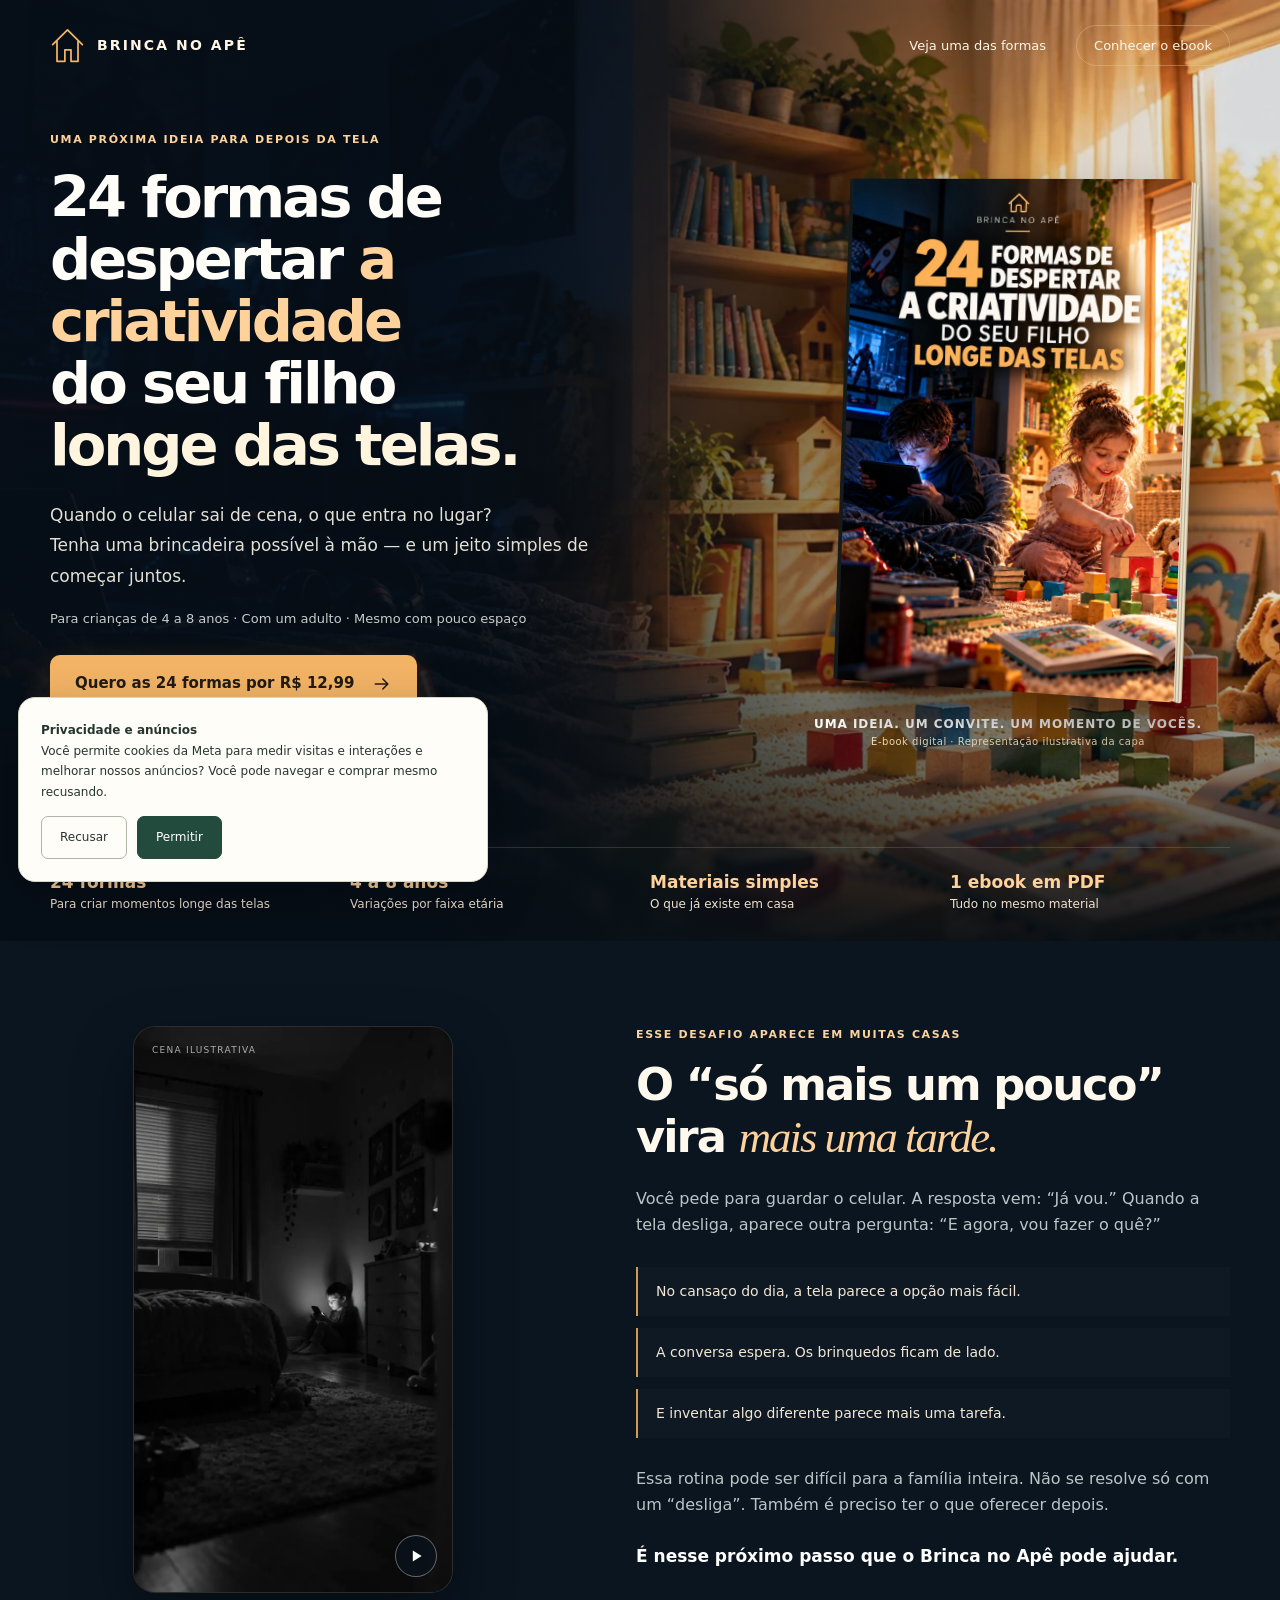
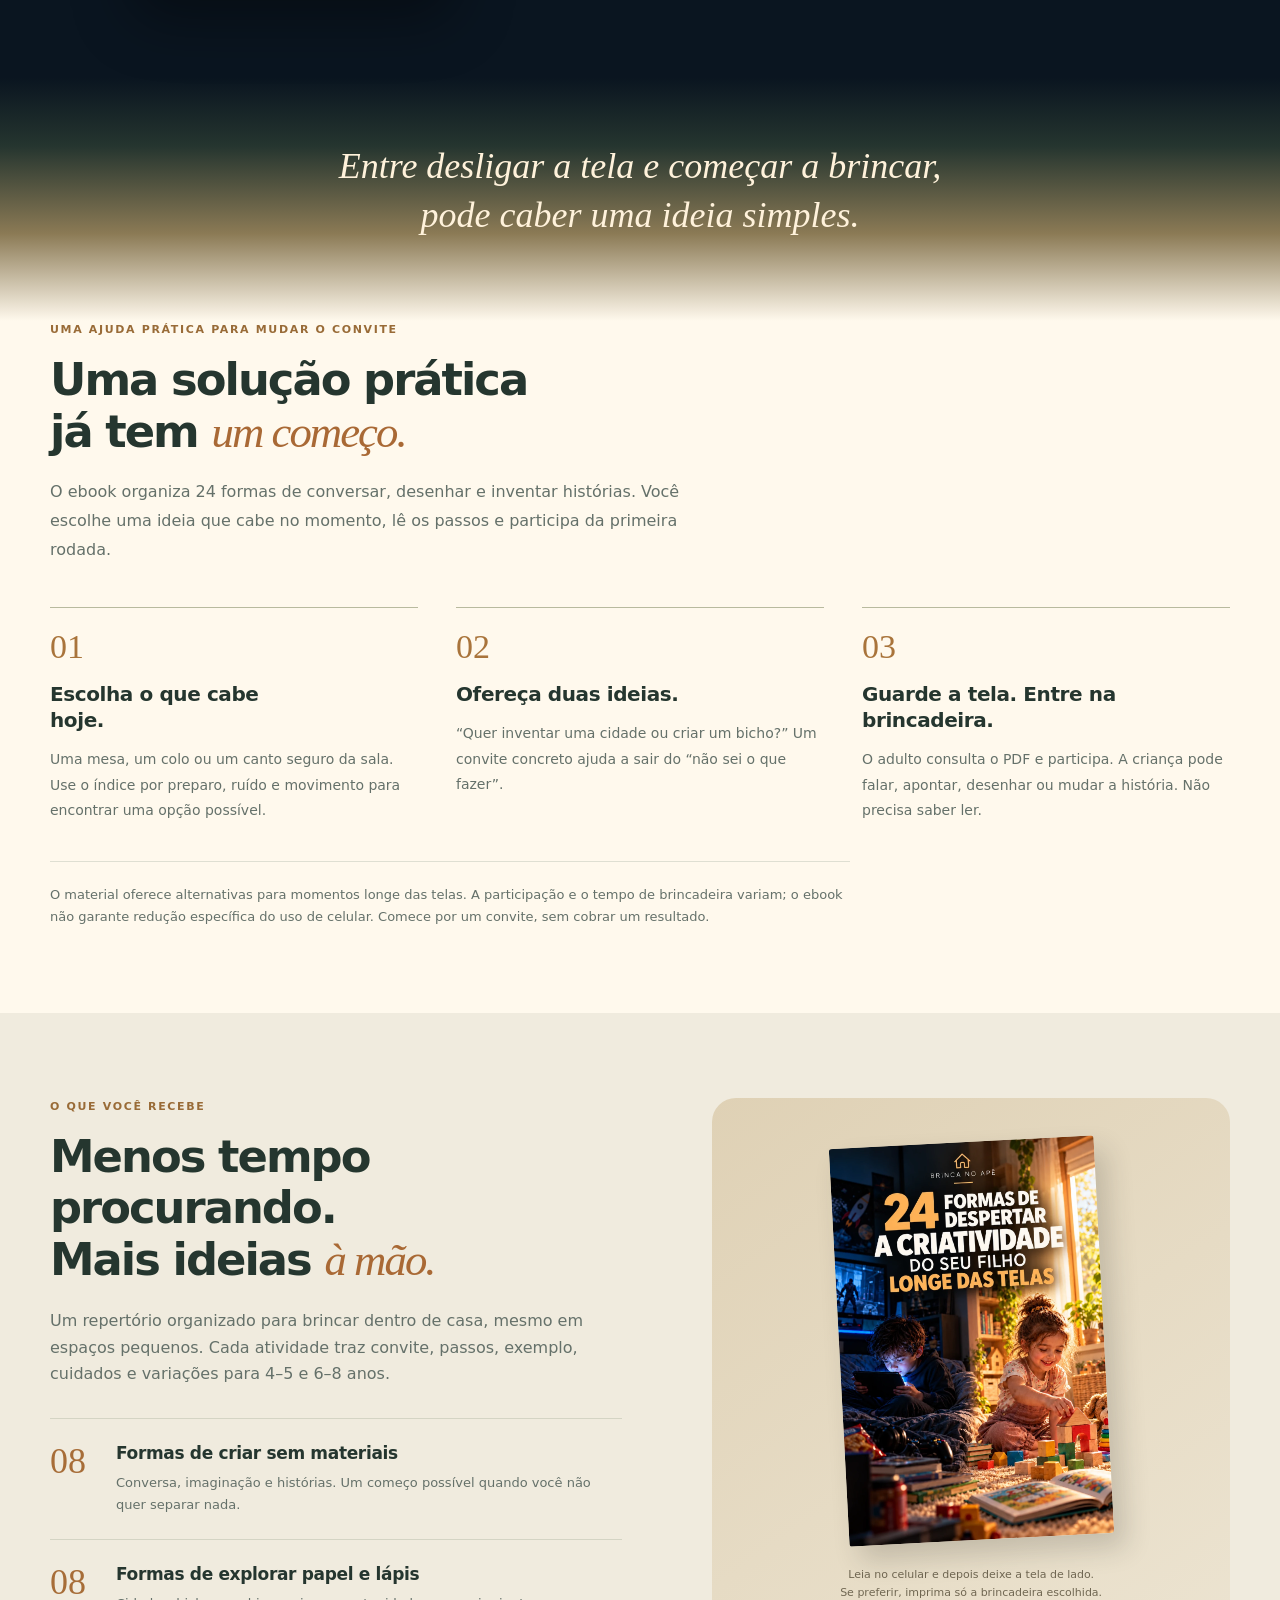
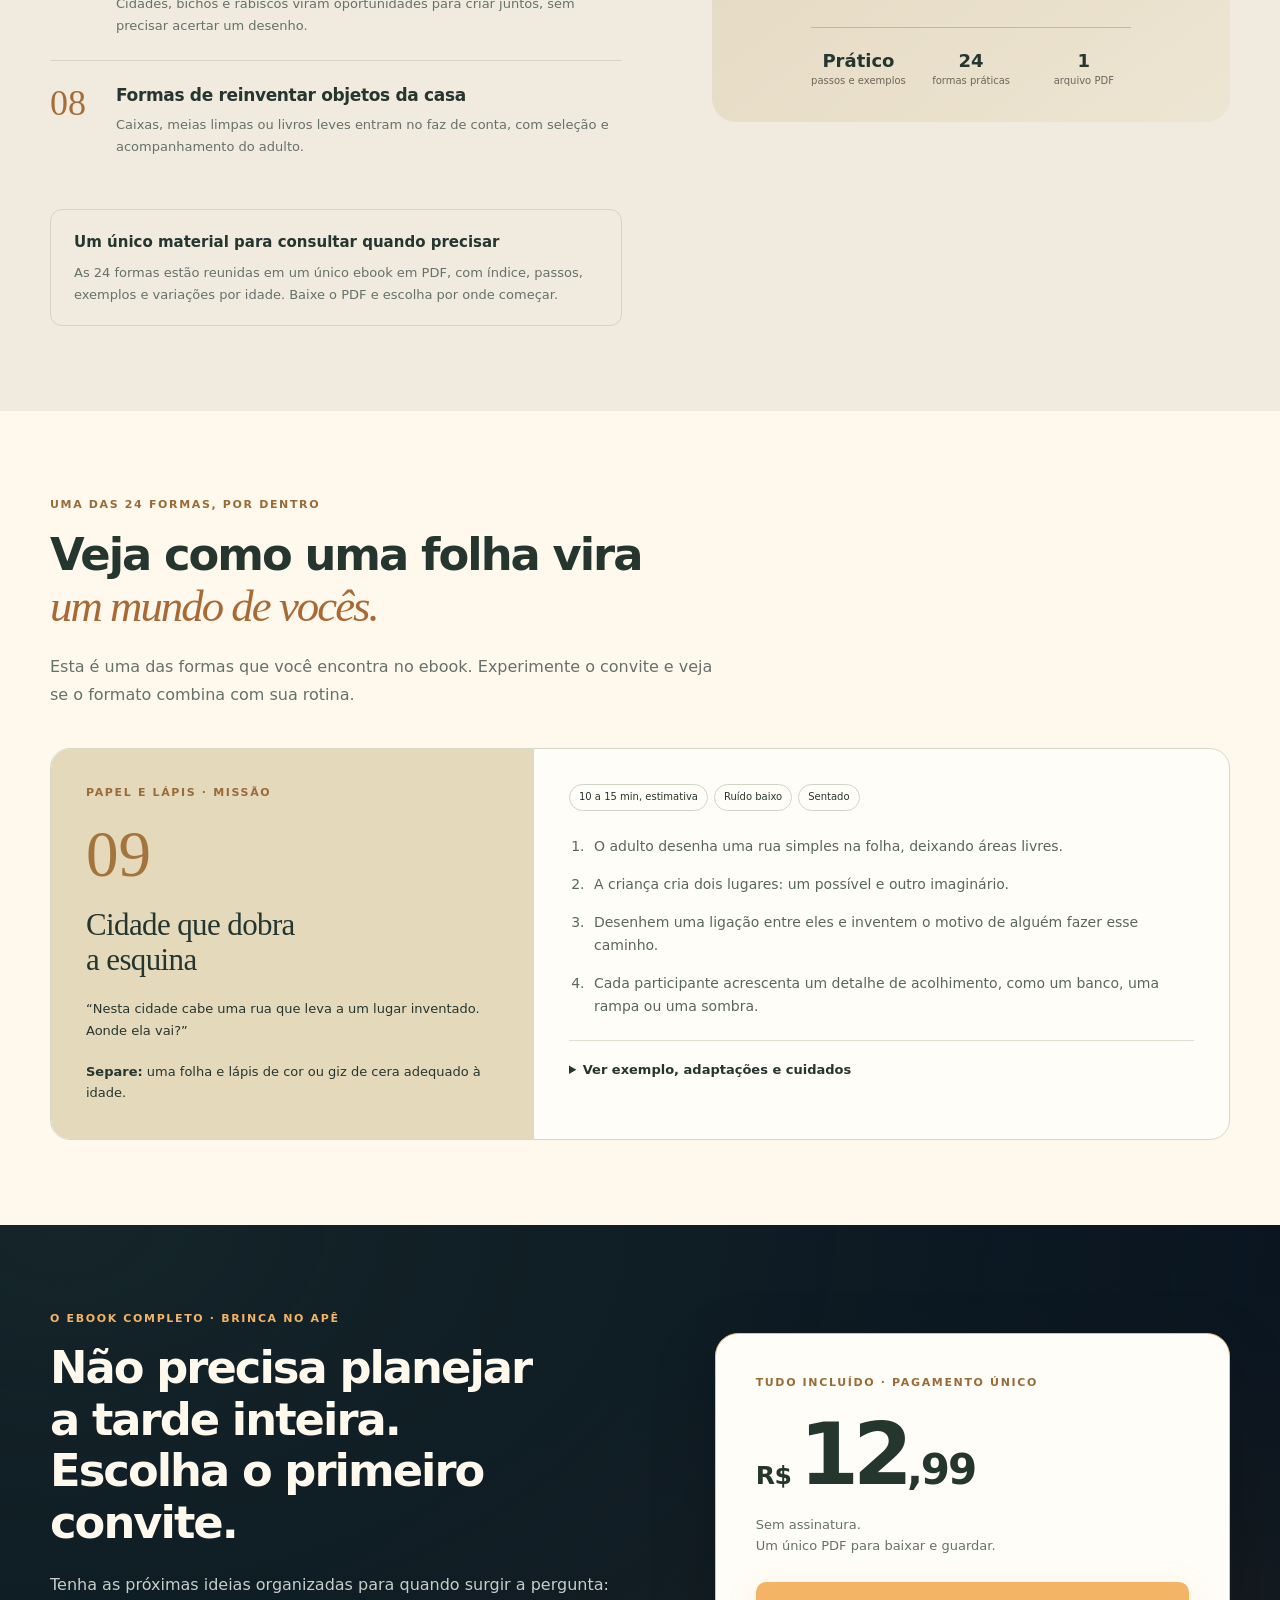
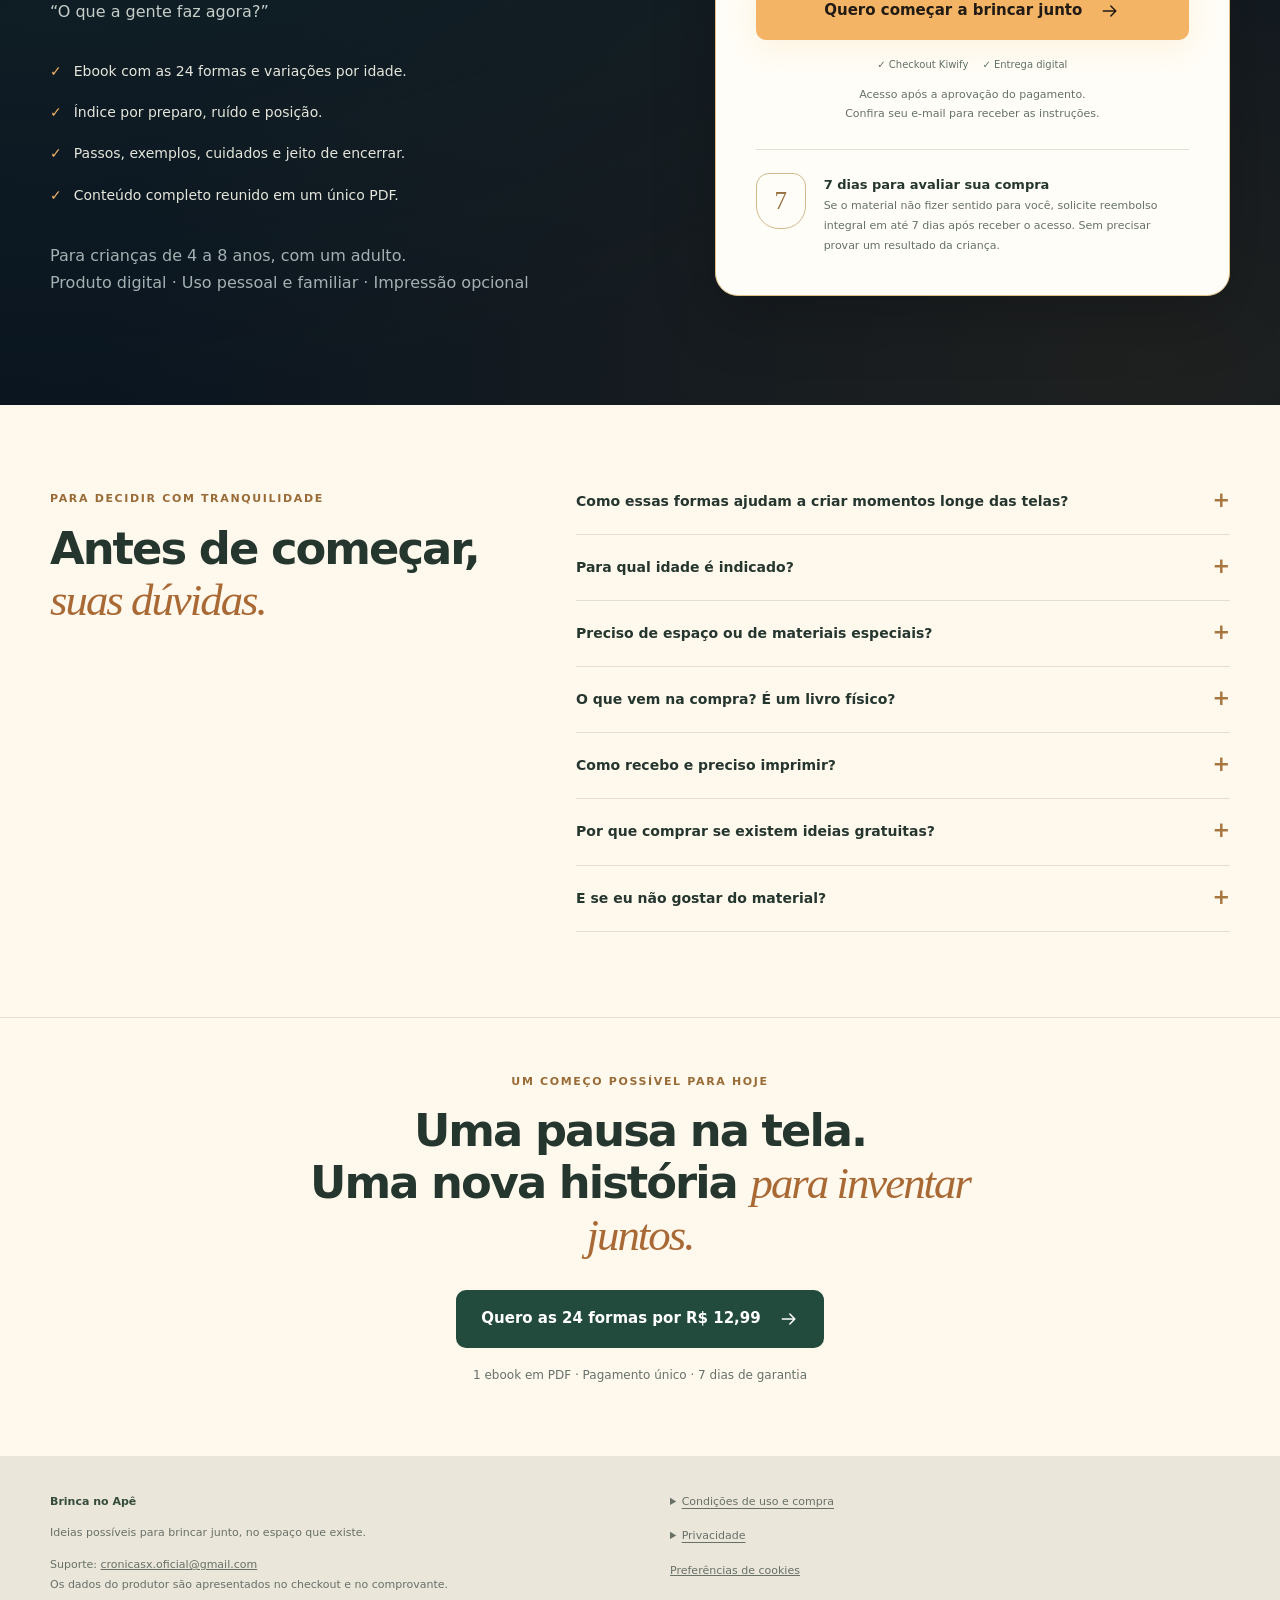
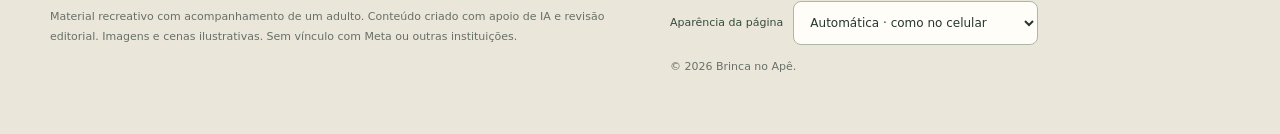
<file: index.html>
<!doctype html>
<html lang="pt-BR">
<head>
<meta charset="utf-8"><meta name="viewport" content="width=device-width, initial-scale=1">
<title>24 Formas de Despertar a Criatividade do Seu Filho Longe das Telas | Brinca no Apê</title>
<meta name="description" content="Uma próxima ideia para depois da tela: 24 formas de despertar a criatividade longe das telas, com propostas práticas para crianças de 4 a 8 anos. Um ebook em PDF por R$ 12,99.">
<meta name="color-scheme" content="light dark">
<meta name="theme-color" content="#0a1520">
<script>
/* Restore only the reader's appearance choice before styles paint. */
(function(){try{var t=localStorage.getItem('brinca_color_scheme_v1');if(t==='light'||t==='dark')document.documentElement.dataset.theme=t}catch(e){}})();
</script>
<link rel="canonical" href="https://brinca-no-ape.vercel.app/">
<meta property="og:type" content="website"><meta property="og:locale" content="pt_BR"><meta property="og:title" content="24 Formas de Despertar a Criatividade do Seu Filho Longe das Telas"><meta property="og:description" content="24 formas práticas de criar momentos longe das telas, mesmo com pouco espaço. Um único ebook digital por R$ 12,99."><meta property="og:image" content="https://brinca-no-ape.vercel.app/assets/capa-24-formas.webp"><meta property="og:url" content="https://brinca-no-ape.vercel.app/">
<link rel="stylesheet" href="redesign.css"><link rel="preload" as="image" href="assets/sombra-luz.webp"><link rel="preload" as="image" href="assets/capa-24-formas.webp">
<script>
(function(){
  var key='brinca_marketing_consent_v1', started=false, choice=null;
  try{choice=localStorage.getItem(key)}catch(e){}
  function startPixel(){
    if(started)return;started=true;
    !function(f,b,e,v,n,t,s){if(f.fbq)return;n=f.fbq=function(){n.callMethod?n.callMethod.apply(n,arguments):n.queue.push(arguments)};
    if(!f._fbq)f._fbq=n;n.push=n;n.loaded=!0;n.version='2.0';n.queue=[];
    t=b.createElement(e);t.async=!0;t.src=v;s=b.getElementsByTagName(e)[0];s.parentNode.insertBefore(t,s)
    }(window,document,'script','https://connect.facebook.net/en_US/fbevents.js');
    fbq('init','1792904275365443');
    fbq('track','PageView');
    fbq('track','ViewContent',{content_name:'Brinca no Apê — 24 formas de despertar a criatividade',content_ids:['brinca-no-ape'],content_type:'product',value:12.99,currency:'BRL'});
  }
  document.addEventListener('DOMContentLoaded',function(){
    var banner=document.getElementById('marketing-consent');
    function choose(value){
      choice=value;try{localStorage.setItem(key,value)}catch(e){}
      banner.hidden=true;
      if(value==='granted'){if(started&&window.fbq)fbq('consent','grant');startPixel()}
      else if(window.fbq)fbq('consent','revoke');
      document.dispatchEvent(new Event('brinca:consent-change'));
    }
    document.getElementById('marketing-accept').addEventListener('click',function(){choose('granted')});
    document.getElementById('marketing-reject').addEventListener('click',function(){choose('denied')});
    document.getElementById('marketing-preferences').addEventListener('click',function(){banner.hidden=false;document.getElementById('marketing-reject').focus()});
    banner.hidden=choice==='granted'||choice==='denied';
    if(choice==='granted')startPixel();
  });
})();
</script>
<script>
/* Brinca no Apê: consent-aware funnel interaction events, one event per page/stage. */
(function(){
  'use strict';
  var sent = new Set();
  function allowed(){try{return localStorage.getItem('brinca_marketing_consent_v1')==='granted'}catch(e){return false}}
  function track(name,details,once){
    if(!allowed()||typeof window.fbq!=='function'||(once&&sent.has(name)))return;
    window.fbq('trackCustom',name,Object.assign({content_name:'Brinca no Apê',content_ids:['brinca-no-ape'],currency:'BRL',value:12.99},details||{}));
    if(once)sent.add(name);
  }
  function inspectDepth(){
    var total=document.documentElement.scrollHeight-window.innerHeight;
    if(total>0){var depth=Math.max(0,Math.min(100,Math.round(window.scrollY/total*100)));
      if(depth>=50)track('ScrollDepth50',{depth_percent:50},true);
      if(depth>=90)track('ScrollDepth90',{depth_percent:90},true);
    }
    var offer=document.getElementById('oferta');
    if(offer){var box=offer.getBoundingClientRect();if(box.top<window.innerHeight&&box.bottom>0)track('OfferViewed',{section:'oferta'},true)}
  }
  document.addEventListener('click',function(event){
    var link=event.target.closest&&event.target.closest('a.checkout');
    if(!link||event.defaultPrevented)return;
    var destination;try{destination=new URL(link.href)}catch(e){return}
    if(destination.protocol!=='https:'||destination.hostname!=='pay.kiwify.com.br')return;
    track('CheckoutButtonClick',{button_position:link.closest('#oferta')?'oferta':'final'},true);
  });
  var pending=false;
  window.addEventListener('scroll',function(){if(pending)return;pending=true;window.requestAnimationFrame(function(){pending=false;inspectDepth()})},{passive:true});
  document.addEventListener('brinca:consent-change',inspectDepth);
  document.addEventListener('DOMContentLoaded',inspectDepth);
})();

</script>
<script type="application/ld+json">{"@context":"https://schema.org","@type":"Product","name":"Brinca no Apê — 24 Formas de Despertar a Criatividade do Seu Filho Longe das Telas","description":"Ebook em um único PDF com 24 formas práticas de criar momentos longe das telas, para crianças de 4 a 8 anos com um adulto.","image":"https://brinca-no-ape.vercel.app/assets/capa-24-formas.webp","brand":{"@type":"Brand","name":"Brinca no Apê"},"offers":{"@type":"Offer","price":"12.99","priceCurrency":"BRL","availability":"https://schema.org/InStock","url":"https://pay.kiwify.com.br/3SxyTjx"}}</script>
</head>
<body>
<a class="skip" href="#principal">Pular para o conteúdo</a>
<main id="main-content"><div class="hero-shell"><header class="wrap"><nav class="nav" aria-label="Principal"><a class="brand" href="#principal" aria-label="Brinca no Apê, início"><svg viewBox="0 0 40 43" fill="none" aria-hidden="true"><path d="M3 20 20 3l17 17M8 16v23h9V26h7v13h8V16" stroke="currentColor" stroke-width="2" stroke-linecap="round" stroke-linejoin="round"/></svg><span>BRINCA NO APÊ</span></a><div class="navlinks"><a class="hide-mobile" href="#amostra">Veja uma das formas</a><a class="outline" href="#comprar">Conhecer o ebook</a></div></nav></header>
<div id="principal"><div class="wrap"><section class="hero" aria-labelledby="hero-title"><div class="hero-copy"><span class="eyebrow">Uma próxima ideia para depois da tela</span><h1 id="hero-title">24 formas de despertar <em>a criatividade</em> do seu filho <span class="soft-title">longe das telas.</span></h1><p class="lead">Quando o celular sai de cena, o que entra no lugar?<br>Tenha uma brincadeira possível à mão — e um jeito simples de começar juntos.</p><p class="hero-detail">Para crianças de 4 a 8 anos · Com um adulto · Mesmo com pouco espaço</p><a class="btn btn-primary offer-link" data-position="hero" href="#comprar">Quero as 24 formas por R$ 12,99 <svg viewBox="0 0 24 24" fill="none" aria-hidden="true"><path d="M4 12h15m-6-6 6 6-6 6" stroke="currentColor" stroke-width="1.8" stroke-linecap="round" stroke-linejoin="round"/></svg></a><div class="hero-under"><span>Pagamento único</span><span>Acesso digital</span><span>7 dias de garantia</span></div><a class="sample-link" href="#amostra">Antes, quero ver uma das formas por dentro</a></div><div class="book-area"><div class="book"><img src="assets/capa-24-formas.webp" width="960" height="1440" alt="Capa de 24 Formas de Despertar a Criatividade do Seu Filho Longe das Telas: menino com tablet na sombra e menina brincando na luz" fetchpriority="high" decoding="async"></div><p class="book-caption"><b>UMA IDEIA. UM CONVITE. UM MOMENTO DE VOCÊS.</b>E-book digital · Representação ilustrativa da capa</p></div></section><div class="hero-bottom"><div><strong>24 formas</strong>Para criar momentos longe das telas</div><div><strong>4 a 8 anos</strong>Variações por faixa etária</div><div><strong>Materiais simples</strong>O que já existe em casa</div><div><strong>1 ebook em PDF</strong>Tudo no mesmo material</div></div></div></div></div>
<section class="section night" aria-labelledby="dor-title"><div class="wrap pain-grid"><div class="film paused"><video id="screen-scene" muted loop playsinline preload="none" poster="assets/rotina-nas-telas.webp" width="720" height="1280" aria-label="Cena ilustrativa de uma criança usando o celular em um quarto escuro"><source data-src="assets/rotina-nas-telas.mp4" type="video/mp4"></video><span class="film-top">Cena ilustrativa</span><button id="film-toggle" class="film-toggle" type="button" aria-label="Reproduzir cena ilustrativa"><svg class="motion-play" viewBox="0 0 20 20" fill="currentColor" aria-hidden="true"><path d="m6 3 11 7-11 7z"/></svg><svg class="motion-pause" viewBox="0 0 20 20" fill="currentColor" aria-hidden="true"><path d="M5 3h3v14H5zm7 0h3v14h-3z"/></svg></button></div><div class="pain-copy"><span class="eyebrow">Esse desafio aparece em muitas casas</span><h2 id="dor-title">O “só mais um pouco”<br>vira <em>mais uma tarde.</em></h2><p>Você pede para guardar o celular. A resposta vem: “Já vou.” Quando a tela desliga, aparece outra pergunta: “E agora, vou fazer o quê?”</p><div class="pain-lines"><p>No cansaço do dia, a tela parece a opção mais fácil.</p><p>A conversa espera. Os brinquedos ficam de lado.</p><p>E inventar algo diferente parece mais uma tarefa.</p></div><p>Essa rotina pode ser difícil para a família inteira. Não se resolve só com um “desliga”. Também é preciso ter o que oferecer depois.</p><p class="turn">É nesse próximo passo que o Brinca no Apê pode ajudar.</p></div></div></section>
<div class="bridge"><p>Entre desligar a tela e começar a brincar,<br>pode caber uma ideia simples.</p></div>
<section class="section wrap" id="como-funciona" style="padding-top:0" aria-labelledby="solucao-title"><div class="section-head"><span class="eyebrow">Uma ajuda prática para mudar o convite</span><h2 id="solucao-title">Uma solução prática<br>já tem <em>um começo.</em></h2><p>O ebook organiza 24 formas de conversar, desenhar e inventar histórias. Você escolhe uma ideia que cabe no momento, lê os passos e participa da primeira rodada.</p></div><div class="steps"><article class="step"><div class="step-number">01</div><div><h3>Escolha o que cabe hoje.</h3><p>Uma mesa, um colo ou um canto seguro da sala. Use o índice por preparo, ruído e movimento para encontrar uma opção possível.</p></div></article><article class="step"><div class="step-number">02</div><div><h3>Ofereça duas ideias.</h3><p>“Quer inventar uma cidade ou criar um bicho?” Um convite concreto ajuda a sair do “não sei o que fazer”.</p></div></article><article class="step"><div class="step-number">03</div><div><h3>Guarde a tela. Entre na brincadeira.</h3><p>O adulto consulta o PDF e participa. A criança pode falar, apontar, desenhar ou mudar a história. Não precisa saber ler.</p></div></article></div><p class="promise-note">O material oferece alternativas para momentos longe das telas. A participação e o tempo de brincadeira variam; o ebook não garante redução específica do uso de celular. Comece por um convite, sem cobrar um resultado.</p></section>
<section class="section kit" id="conteudo" aria-labelledby="conteudo-title"><div class="wrap kit-grid"><div class="kit-intro"><span class="eyebrow">O que você recebe</span><h2 id="conteudo-title">Menos tempo procurando.<br>Mais ideias <em>à mão.</em></h2><p>Um repertório organizado para brincar dentro de casa, mesmo em espaços pequenos. Cada atividade traz convite, passos, exemplo, cuidados e variações para 4–5 e 6–8 anos.</p><ul class="kit-list"><li><span class="n">08</span><div><h3>Formas de criar sem materiais</h3><p>Conversa, imaginação e histórias. Um começo possível quando você não quer separar nada.</p></div></li><li><span class="n">08</span><div><h3>Formas de explorar papel e lápis</h3><p>Cidades, bichos e rabiscos viram oportunidades para criar juntos, sem precisar acertar um desenho.</p></div></li><li><span class="n">08</span><div><h3>Formas de reinventar objetos da casa</h3><p>Caixas, meias limpas ou livros leves entram no faz de conta, com seleção e acompanhamento do adulto.</p></div></li></ul><div class="extras"><strong>Um único material para consultar quando precisar</strong>As 24 formas estão reunidas em um único ebook em PDF, com índice, passos, exemplos e variações por idade. Baixe o PDF e escolha por onde começar.</div></div><div><div class="kit-cover"><img src="assets/capa-24-formas.webp" alt="Nova capa do ebook Brinca no Apê" width="960" height="1440" loading="lazy" decoding="async"><p>Leia no celular e depois deixe a tela de lado.<br>Se preferir, imprima só a brincadeira escolhida.</p><div class="kit-spec"><div><strong>Prático</strong>passos e exemplos</div><div><strong>24</strong>formas práticas</div><div><strong>1</strong>arquivo PDF</div></div></div></div></div></section>
<section class="section wrap" id="amostra" aria-labelledby="amostra-title"><div class="section-head"><span class="eyebrow">Uma das 24 formas, por dentro</span><h2 id="amostra-title">Veja como uma folha vira<br><em>um mundo de vocês.</em></h2><p>Esta é uma das formas que você encontra no ebook. Experimente o convite e veja se o formato combina com sua rotina.</p></div><div class="demo"><div class="demo-title"><div><span class="eyebrow">Papel e lápis · Missão</span><div class="mission">09</div><h3>Cidade que dobra<br>a esquina</h3><p>“Nesta cidade cabe uma rua que leva a um lugar inventado. Aonde ela vai?”</p></div><p><strong>Separe:</strong> uma folha e lápis de cor ou giz de cera adequado à idade.</p></div><div class="demo-content"><div class="chips"><span>10 a 15 min, estimativa</span><span>Ruído baixo</span><span>Sentado</span></div><ol><li>O adulto desenha uma rua simples na folha, deixando áreas livres.</li><li>A criança cria dois lugares: um possível e outro imaginário.</li><li>Desenhem uma ligação entre eles e inventem o motivo de alguém fazer esse caminho.</li><li>Cada participante acrescenta um detalhe de acolhimento, como um banco, uma rampa ou uma sombra.</li></ol><details><summary>Ver exemplo, adaptações e cuidados</summary><p><strong>Exemplo:</strong> uma biblioteca ao lado de uma oficina de consertar arco-íris. Uma passarela liga os dois lugares.</p><p><strong>4–5 anos:</strong> o adulto faz os contornos que a criança pedir. Rabiscos e símbolos também são lugares.</p><p><strong>6–8 anos:</strong> acrescente uma legenda com três símbolos e explique o percurso.</p><p><strong>Outro jeito:</strong> use traços grossos ou permita ditar o desenho. Não é preciso ler nem escrever.</p><p><strong>Cuidado:</strong> proteja a mesa e use material lavável. Não desenhe em paredes ou móveis.</p><p><strong>Para encerrar:</strong> escolham o nome da cidade e deixem uma área vazia para uma próxima visita.</p></details></div></div></section>
<section class="offer-section" id="oferta" aria-labelledby="oferta-title"><div class="wrap offer-grid"><div class="offer-copy"><span class="eyebrow">O ebook completo · Brinca no Apê</span><h2 id="oferta-title">Não precisa planejar<br>a tarde inteira.<br>Escolha o primeiro convite.</h2><p>Tenha as próximas ideias organizadas para quando surgir a pergunta: “O que a gente faz agora?”</p><ul class="checklist"><li>Ebook com as 24 formas e variações por idade.</li><li>Índice por preparo, ruído e posição.</li><li>Passos, exemplos, cuidados e jeito de encerrar.</li><li>Conteúdo completo reunido em um único PDF.</li></ul><p class="fine">Para crianças de 4 a 8 anos, com um adulto.<br>Produto digital · Uso pessoal e familiar · Impressão opcional</p></div><div class="pricebox" id="comprar"><span class="eyebrow">Tudo incluído · Pagamento único</span><div class="price" aria-label="12 reais e 99 centavos"><span class="currency">R$</span>12<span class="cents">,99</span></div><p class="price-note">Sem assinatura.<br>Um único PDF para baixar e guardar.</p><a class="btn btn-primary checkout" data-position="oferta" href="https://pay.kiwify.com.br/3SxyTjx">Quero começar a brincar junto <svg viewBox="0 0 24 24" fill="none" aria-hidden="true"><path d="M4 12h15m-6-6 6 6-6 6" stroke="currentColor" stroke-width="1.8" stroke-linecap="round" stroke-linejoin="round"/></svg></a><div class="payment-trust"><span>✓ Checkout Kiwify</span><span>✓ Entrega digital</span></div><p class="fine" style="text-align:center">Acesso após a aprovação do pagamento.<br>Confira seu e-mail para receber as instruções.</p><div class="guarantee"><div class="seal" aria-hidden="true">7</div><p><strong>7 dias para avaliar sua compra</strong>Se o material não fizer sentido para você, solicite reembolso integral em até 7 dias após receber o acesso. Sem precisar provar um resultado da criança.</p></div></div></div></section>
<section class="section wrap" aria-labelledby="faq-title"><div class="faq-grid"><div><span class="eyebrow">Para decidir com tranquilidade</span><h2 id="faq-title">Antes de começar,<br><em>suas dúvidas.</em></h2></div><div><details><summary>Como essas formas ajudam a criar momentos longe das telas?</summary><p>Ele organiza alternativas concretas para o momento depois de guardar o celular: o que oferecer, como convidar e quais passos seguir. O adulto participa e adapta. O ebook não promete eliminar o uso de telas nem mudar o comportamento da criança.</p></details><details><summary>Para qual idade é indicado?</summary><p>Para crianças de 4 a 8 anos, com um adulto. Cada missão tem variações para 4–5 e 6–8 anos. Não é preciso saber ler: a criança pode falar, apontar, observar ou desenhar com ajuda.</p></details><details><summary>Preciso de espaço ou de materiais especiais?</summary><p>As propostas foram pensadas para espaços pequenos. Oito não pedem materiais; outras usam papel e lápis ou objetos domésticos conferidos pelo adulto. Confira a lista e prepare um lugar seguro antes de começar.</p></details><details><summary>O que vem na compra? É um livro físico?</summary><p>Você recebe um único ebook em PDF, com 24 formas de criar momentos longe das telas. Não há livro físico, videoaula ou assinatura. Extras opcionais, se oferecidos no checkout, têm conteúdo e preço separados.</p></details><details><summary>Como recebo e preciso imprimir?</summary><p>Após a aprovação do pagamento, a Kiwify envia as instruções ao e-mail informado na compra. Baixe e guarde seu PDF. Você pode consultar a atividade no celular e depois guardá-lo, ou imprimir só a página que quiser. Confira também spam e promoções.</p></details><details><summary>Por que comprar se existem ideias gratuitas?</summary><p>Você paga pela seleção e organização: índice, passos, exemplos e adaptações no mesmo lugar. A amostra desta página permite conhecer o formato antes de decidir se ele facilita seu dia.</p></details><details><summary>E se eu não gostar do material?</summary><p>Solicite reembolso integral em até 7 dias após receber o acesso. O contato do produtor está no comprovante da compra e a solicitação pode ser feita pela plataforma. Não é preciso completar atividades ou provar um resultado.</p></details></div></div></section>
<section class="last"><span class="eyebrow">Um começo possível para hoje</span><h2>Uma pausa na tela.<br>Uma nova história <em>para inventar juntos.</em></h2><a class="btn btn-dark offer-link" data-position="final" href="#comprar">Quero as 24 formas por R$ 12,99 <svg viewBox="0 0 24 24" fill="none" aria-hidden="true"><path d="M4 12h15m-6-6 6 6-6 6" stroke="currentColor" stroke-width="1.8" stroke-linecap="round" stroke-linejoin="round"/></svg></a><p>1 ebook em PDF · Pagamento único · 7 dias de garantia</p></section>

</main>
<footer><div class="wrap footgrid"><div><strong>Brinca no Apê</strong><p>Ideias possíveis para brincar junto, no espaço que existe.</p><p>Suporte: <a href="mailto:cronicasx.oficial@gmail.com">cronicasx.oficial@gmail.com</a><br>Os dados do produtor são apresentados no checkout e no comprovante.</p><p>Material recreativo com acompanhamento de um adulto. Conteúdo criado com apoio de IA e revisão editorial. Imagens e cenas ilustrativas. Sem vínculo com Meta ou outras instituições.</p></div><div><details><summary>Condições de uso e compra</summary><p>Licença pessoal e familiar do ebook em PDF descrito. Não há envio físico ou cobrança recorrente. Não revenda nem redistribua o arquivo. O acesso é liberado após aprovação do pagamento. Reembolso integral solicitado em até 7 dias após receber o acesso. Dúvidas: cronicasx.oficial@gmail.com.</p></details><details><summary>Privacidade</summary><p>Com sua autorização, esta página usa o Pixel da Meta para medir visitas, visualizações do produto, profundidade de navegação, visualização da oferta e cliques no botão de compra. A Meta pode receber informações da navegação, do dispositivo e identificadores de cookies. Sua escolha fica salva neste navegador e pode ser alterada em “Preferências de cookies”. Dados de pagamento são fornecidos no checkout, sujeito às políticas da Kiwify e do vendedor. Parâmetros de campanha podem acompanhar a navegação ao checkout. Contato: cronicasx.oficial@gmail.com.</p></details><button id="marketing-preferences" class="privacy-preferences" type="button">Preferências de cookies</button><div class="theme-control"><label for="theme-preference">Aparência da página</label><select id="theme-preference" disabled><option value="auto">Automática · como no celular</option><option value="light">Clara</option><option value="dark">Escura</option></select></div><p>© 2026 Brinca no Apê.</p></div></div></footer>
<div class="sticky" id="sticky-offer"><div><strong>R$ 12,99</strong><span>24 formas · 1 ebook em PDF</span></div><a class="btn btn-primary offer-link" data-position="sticky" href="#comprar">Quero o ebook completo <svg viewBox="0 0 24 24" fill="none" aria-hidden="true"><path d="M4 12h15m-6-6 6 6-6 6" stroke="currentColor" stroke-width="1.8" stroke-linecap="round" stroke-linejoin="round"/></svg></a></div>
<div id="notice" class="dialog" role="dialog" aria-modal="true" aria-labelledby="notice-title" hidden><div class="dialogbox"><h2 id="notice-title">Não foi possível abrir a compra</h2><p>Tente novamente em instantes ou fale com nosso suporte.</p><button class="btn btn-dark" id="close-notice" type="button">Voltar à página</button></div></div>
<section id="marketing-consent" class="marketing-consent" aria-label="Preferências de privacidade" hidden><p><strong>Privacidade e anúncios</strong><br>Você permite cookies da Meta para medir visitas e interações e melhorar nossos anúncios? Você pode navegar e comprar mesmo recusando.</p><div class="marketing-actions"><button type="button" id="marketing-reject">Recusar</button><button type="button" id="marketing-accept">Permitir</button></div></section>
<script src="redesign.js" defer></script>
</body></html>
</file>
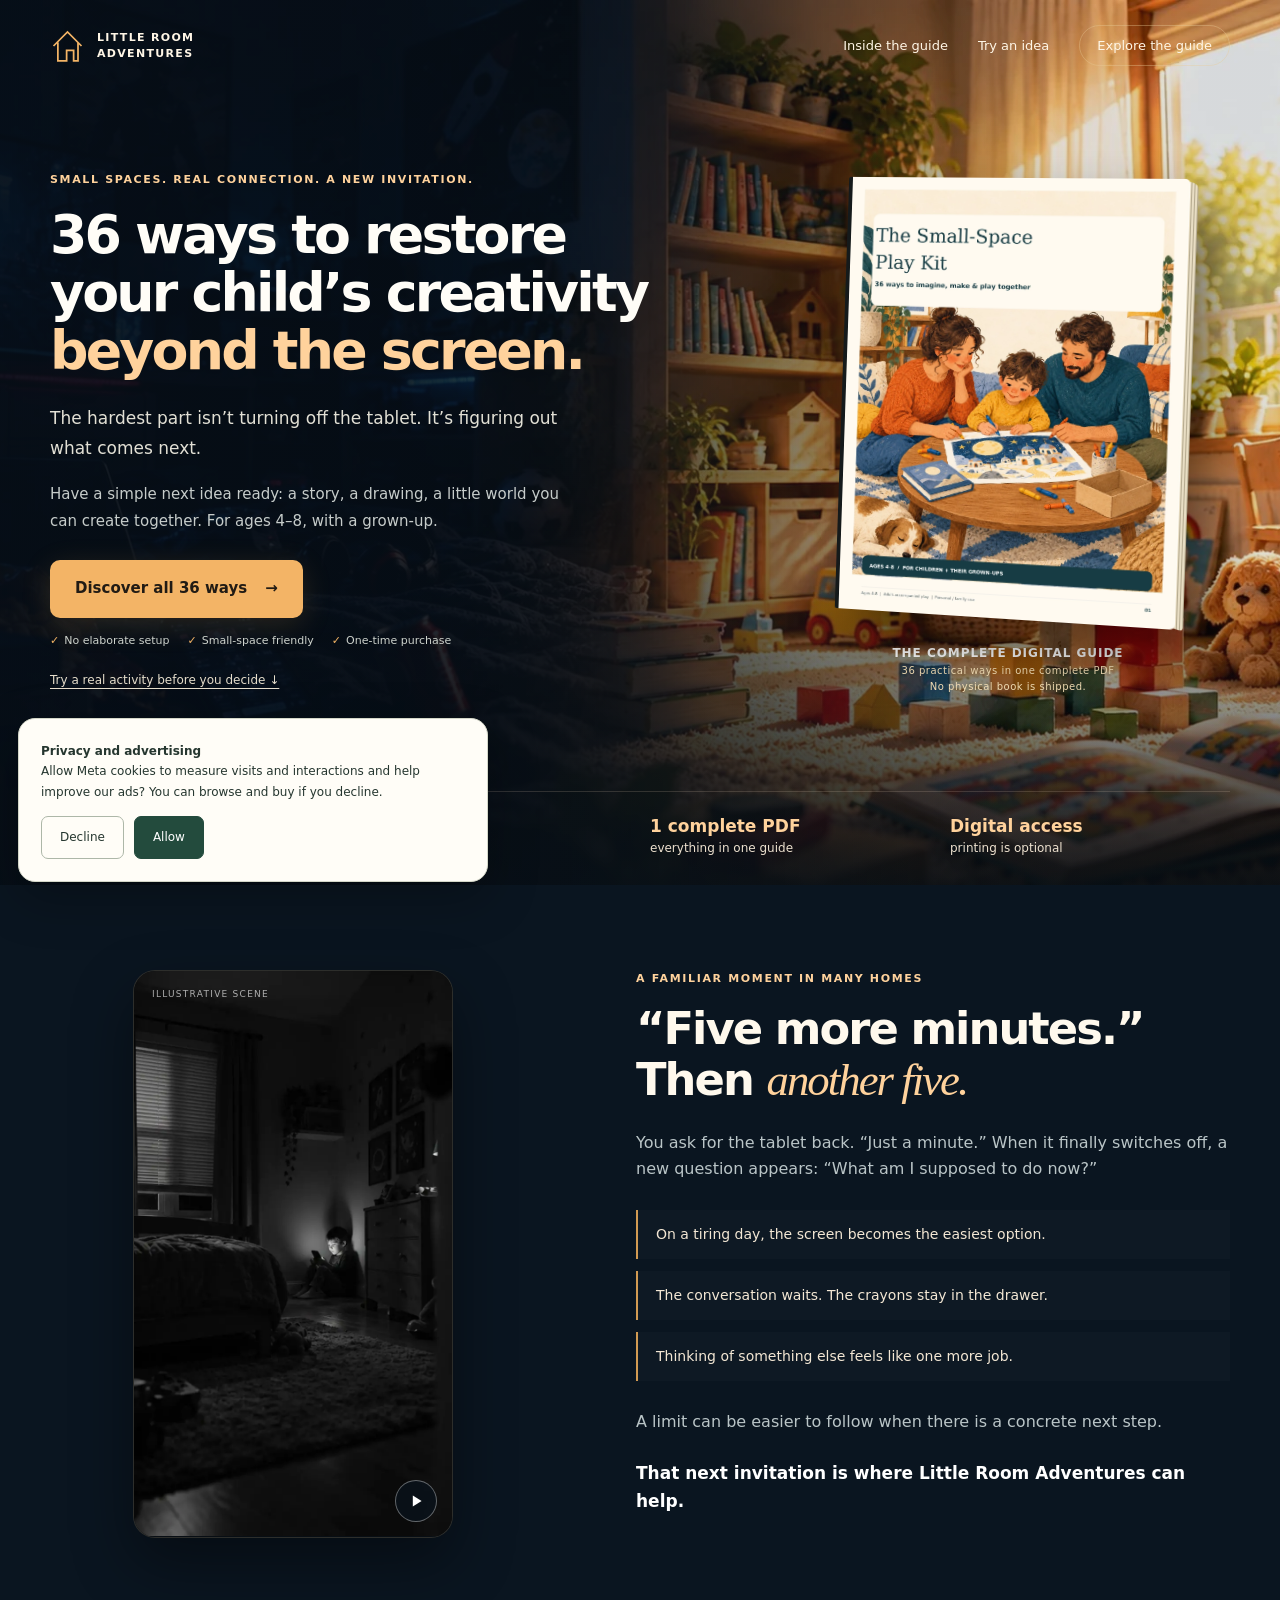
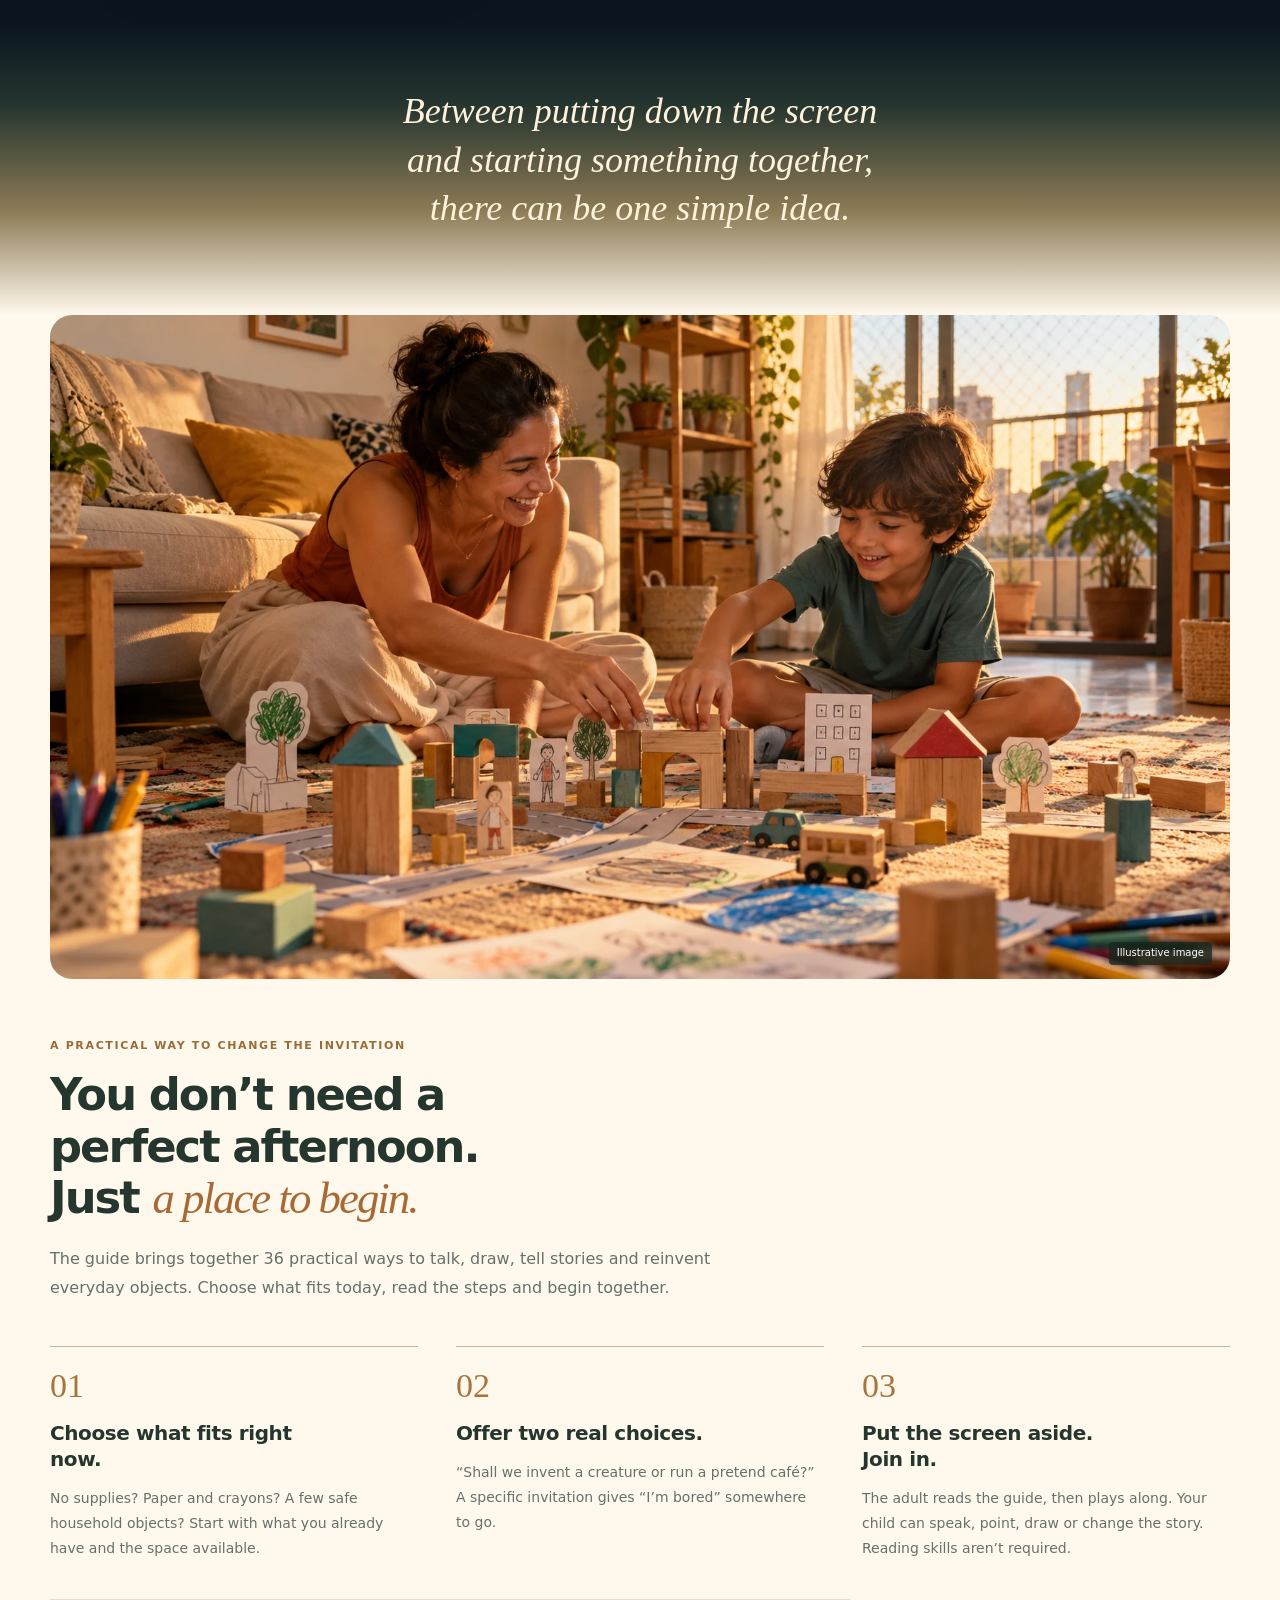
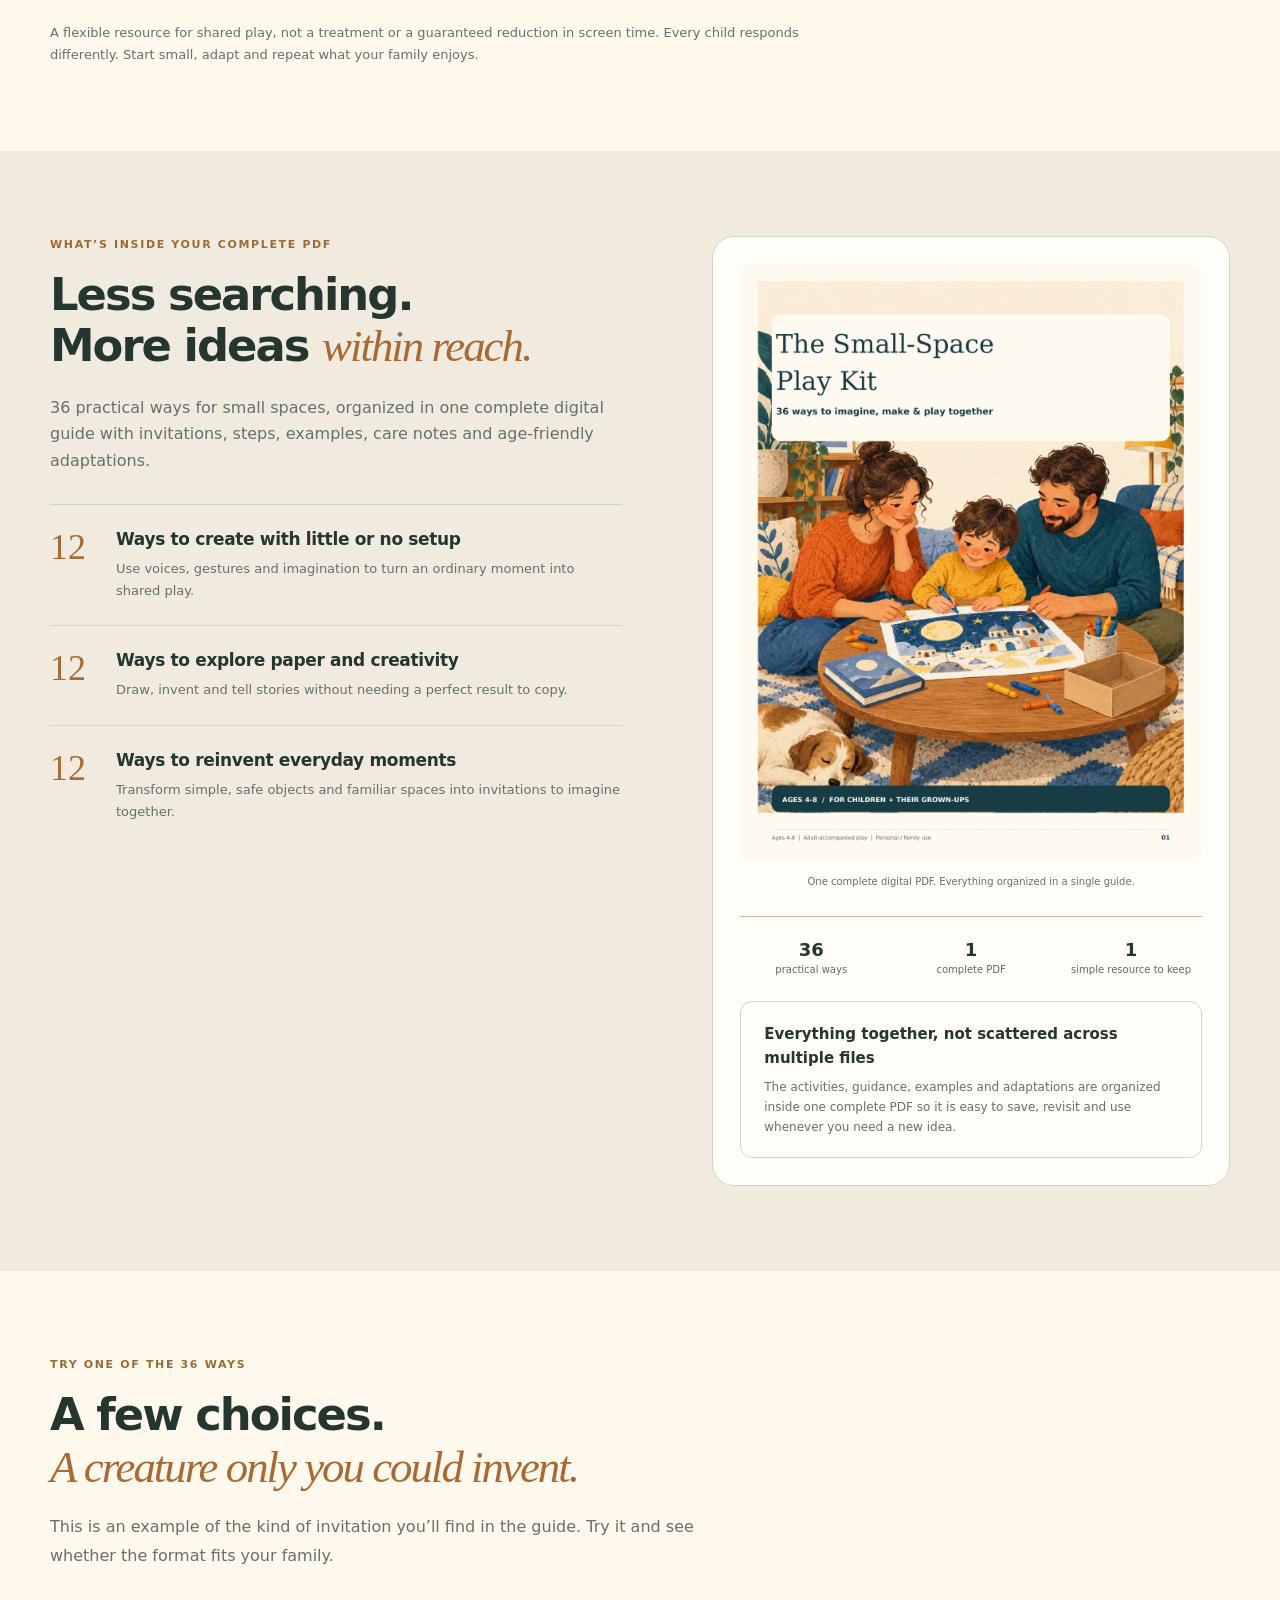
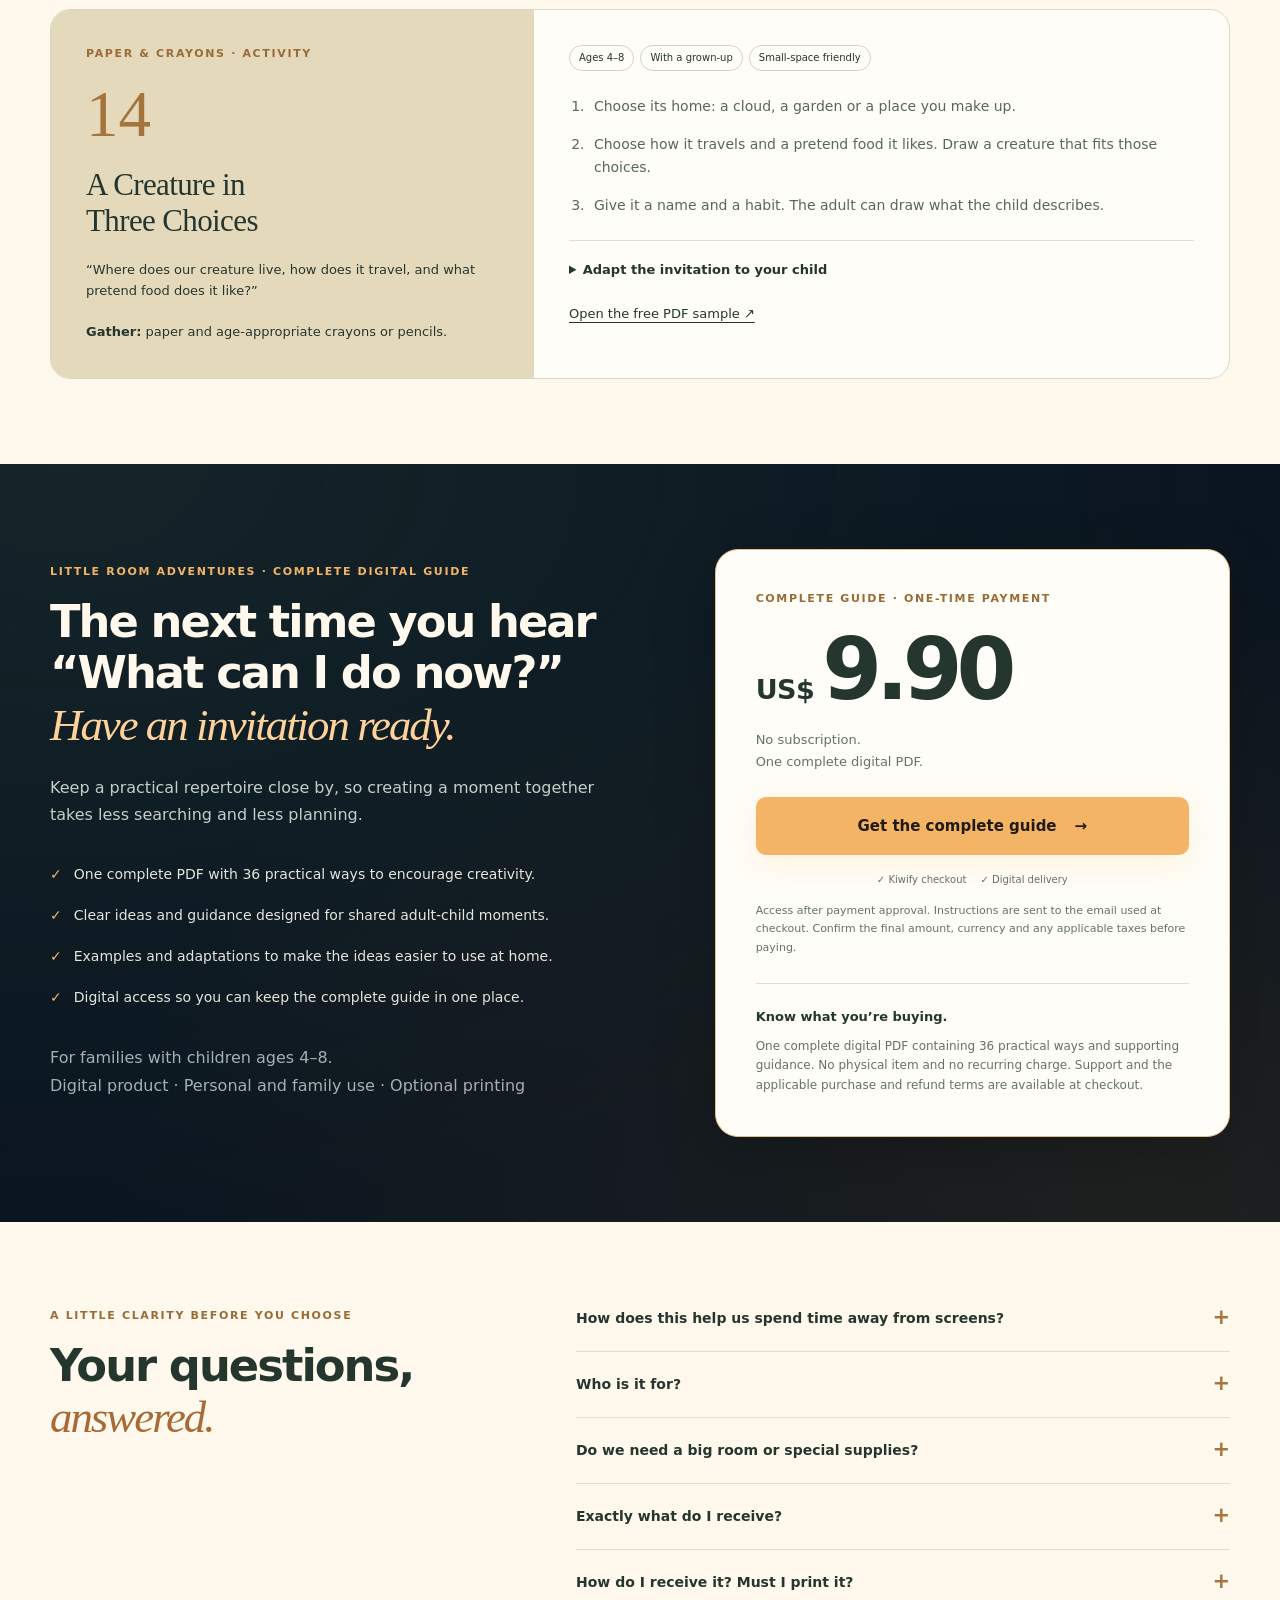
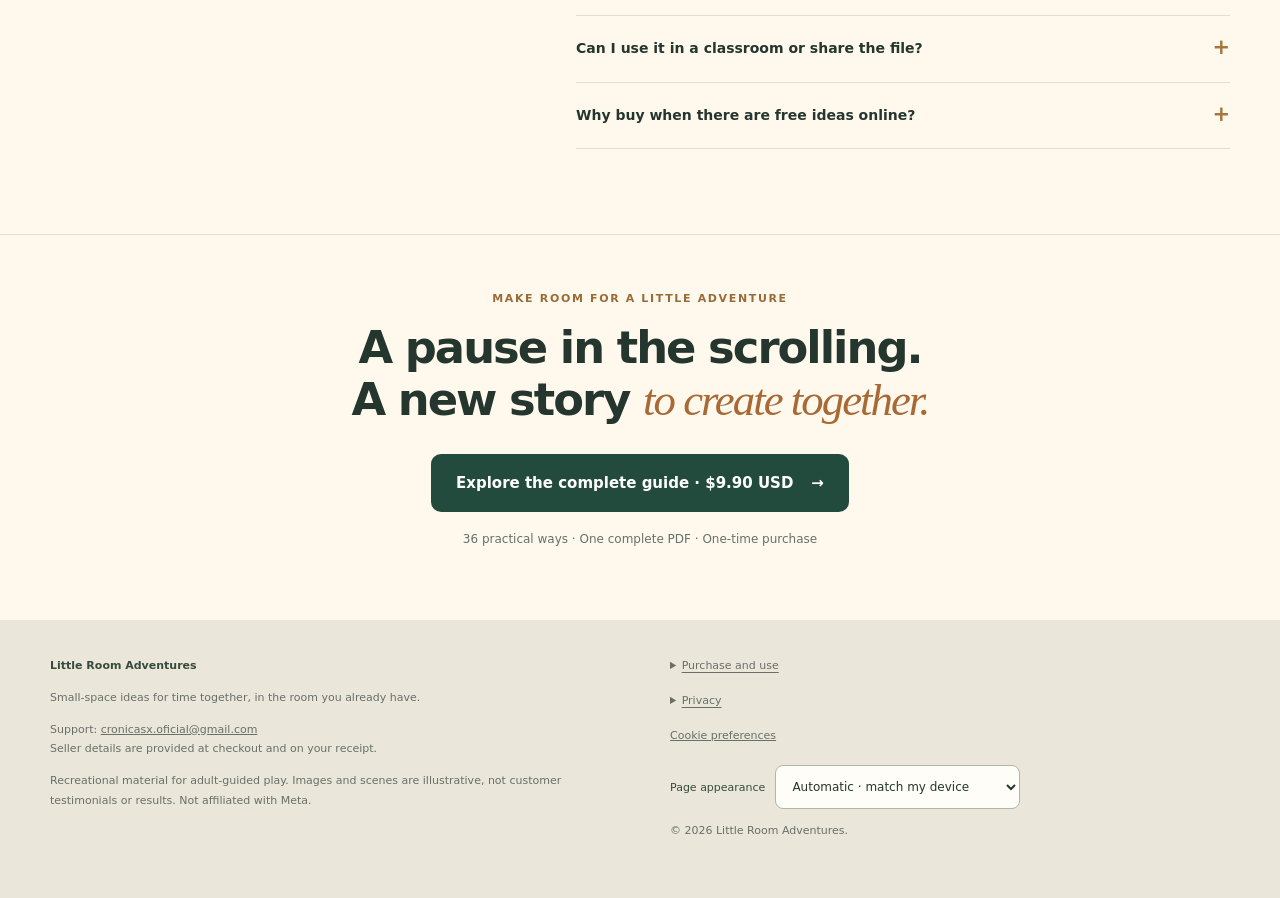
<file: en/index.html>
<!doctype html>
<html lang="en"><head>
<meta charset="utf-8"><meta name="viewport" content="width=device-width,initial-scale=1"><meta name="theme-color" content="#0a1520">
<title>36 Ways to Create Beyond the Screen | Little Room Adventures</title>
<meta name="description" content="36 practical ways to imagine, create and reconnect in small spaces. One complete digital PDF for families with children ages 4–8. $9.90 USD.">
<link rel="canonical" href="https://brinca-no-ape.vercel.app/en/"><link rel="icon" href="assets/favicon.svg" type="image/svg+xml">
<meta property="og:type" content="website"><meta property="og:title" content="When the screen goes away, have a next idea ready."><meta property="og:description" content="36 practical ways to encourage creativity and connection beyond passive screen time — all in one complete PDF."><meta property="og:url" content="https://brinca-no-ape.vercel.app/en/"><meta property="og:image" content="https://brinca-no-ape.vercel.app/en/assets/main-cover.webp">
<script>try{const t=localStorage.getItem('lra_color_scheme_v1');if(t==='light'||t==='dark')document.documentElement.dataset.theme=t}catch(e){}</script>
<link rel="stylesheet" href="../redesign.css"><link rel="stylesheet" href="style.css">
</head><body><a class="skip" href="#main">Skip to content</a>
<div class="hero-shell"><header class="wrap nav"><a class="brand" href="/en/" aria-label="Little Room Adventures home"><svg viewBox="0 0 40 42" fill="none" aria-hidden="true"><path d="M4 21 20 5l16 16M9 17v21h10V26h8v12h5V17" stroke="currentColor" stroke-width="2"/></svg><span>LITTLE ROOM<br>ADVENTURES</span></a><nav class="navlinks" aria-label="Main navigation"><a class="hide-mobile" href="#inside">Inside the guide</a><a class="hide-mobile" href="#sample">Try an idea</a><a class="outline offer-link" data-position="nav" href="#get-kit">Explore the guide</a></nav></header>
<section class="wrap hero" aria-labelledby="hero-title"><div class="hero-copy"><span class="eyebrow">Small spaces. Real connection. A new invitation.</span><h1 id="hero-title">36 ways to restore your child’s creativity <em>beyond the screen.</em></h1><p class="lead">The hardest part isn’t turning off the tablet. It’s figuring out what comes next.</p><p class="hero-detail">Have a simple next idea ready: a story, a drawing, a little world you can create together. For ages 4–8, with a grown-up.</p><a class="btn btn-primary offer-link" data-position="hero" href="#get-kit">Discover all 36 ways <span aria-hidden="true">→</span></a><div class="hero-under"><span>No elaborate setup</span><span>Small-space friendly</span><span>One-time purchase</span></div><a class="sample-link" href="#sample">Try a real activity before you decide ↓</a></div><div class="book-area"><div class="book"><img src="assets/main-cover.webp" alt="Little Room Adventures complete digital guide with 36 ways to create beyond the screen" width="1160" height="1500" fetchpriority="high" decoding="async"></div><p class="book-caption"><b>THE COMPLETE DIGITAL GUIDE</b>36 practical ways in one complete PDF<br>No physical book is shipped.</p></div></section>
<div class="wrap hero-bottom"><div><strong>36 ways</strong>to imagine, make &amp; play</div><div><strong>Ages 4–8</strong>with a grown-up</div><div><strong>1 complete PDF</strong>everything in one guide</div><div><strong>Digital access</strong>printing is optional</div></div></div>
<main id="main">
<section class="section night" aria-labelledby="pain-title"><div class="wrap pain-grid"><div><div class="film paused"><video id="screen-scene" muted loop playsinline preload="none" poster="../assets/rotina-nas-telas.webp" width="720" height="1280" aria-label="Illustrative scene of a child looking at a screen"><source data-src="../assets/rotina-nas-telas.mp4" type="video/mp4"></video><span class="film-top">Illustrative scene</span><button class="film-toggle" id="film-toggle" type="button" aria-label="Play illustrative scene"><svg class="motion-play" viewBox="0 0 20 20" fill="currentColor" aria-hidden="true"><path d="m6 3 11 7-11 7z"/></svg><svg class="motion-pause" viewBox="0 0 20 20" fill="currentColor" aria-hidden="true"><path d="M5 3h3v14H5zm7 0h3v14h-3z"/></svg></button></div></div><div class="pain-copy"><span class="eyebrow">A familiar moment in many homes</span><h2 id="pain-title">“Five more minutes.”<br>Then <em>another five.</em></h2><p>You ask for the tablet back. “Just a minute.” When it finally switches off, a new question appears: “What am I supposed to do now?”</p><div class="pain-lines"><p>On a tiring day, the screen becomes the easiest option.</p><p>The conversation waits. The crayons stay in the drawer.</p><p>Thinking of something else feels like one more job.</p></div><p>A limit can be easier to follow when there is a concrete next step.</p><p class="turn">That next invitation is where Little Room Adventures can help.</p></div></div></section>
<div class="bridge"><p>Between putting down the screen and starting something together,<br>there can be one simple idea.</p></div>
<section class="section wrap solution" aria-labelledby="solution-title"><div class="connection-image"><img src="assets/family-together.webp" alt="A mother and child smiling as they build a small town with blocks together" width="1672" height="941" loading="lazy" decoding="async"><span>Illustrative image</span></div><div class="section-head"><span class="eyebrow">A practical way to change the invitation</span><h2 id="solution-title">You don’t need a perfect afternoon.<br>Just <em>a place to begin.</em></h2><p>The guide brings together 36 practical ways to talk, draw, tell stories and reinvent everyday objects. Choose what fits today, read the steps and begin together.</p></div><div class="steps"><article class="step"><div class="step-number">01</div><div><h3>Choose what fits right now.</h3><p>No supplies? Paper and crayons? A few safe household objects? Start with what you already have and the space available.</p></div></article><article class="step"><div class="step-number">02</div><div><h3>Offer two real choices.</h3><p>“Shall we invent a creature or run a pretend café?” A specific invitation gives “I’m bored” somewhere to go.</p></div></article><article class="step"><div class="step-number">03</div><div><h3>Put the screen aside. Join in.</h3><p>The adult reads the guide, then plays along. Your child can speak, point, draw or change the story. Reading skills aren’t required.</p></div></article></div><p class="promise-note">A flexible resource for shared play, not a treatment or a guaranteed reduction in screen time. Every child responds differently. Start small, adapt and repeat what your family enjoys.</p></section>
<section class="section kit" id="inside" aria-labelledby="inside-title"><div class="wrap kit-grid"><div class="kit-intro"><span class="eyebrow">What’s inside your complete PDF</span><h2 id="inside-title">Less searching.<br>More ideas <em>within reach.</em></h2><p>36 practical ways for small spaces, organized in one complete digital guide with invitations, steps, examples, care notes and age-friendly adaptations.</p><ul class="kit-list"><li><span class="n">12</span><div><h3>Ways to create with little or no setup</h3><p>Use voices, gestures and imagination to turn an ordinary moment into shared play.</p></div></li><li><span class="n">12</span><div><h3>Ways to explore paper and creativity</h3><p>Draw, invent and tell stories without needing a perfect result to copy.</p></div></li><li><span class="n">12</span><div><h3>Ways to reinvent everyday moments</h3><p>Transform simple, safe objects and familiar spaces into invitations to imagine together.</p></div></li></ul></div><div class="kit-preview"><img class="bundle-image" src="assets/main-cover.webp" alt="Cover of the complete Little Room Adventures digital PDF guide" width="1160" height="1500" loading="lazy" decoding="async"><p class="preview-caption">One complete digital PDF. Everything organized in a single guide.</p><div class="kit-spec"><div><strong>36</strong>practical ways</div><div><strong>1</strong>complete PDF</div><div><strong>1</strong>simple resource to keep</div></div><div class="extras"><strong>Everything together, not scattered across multiple files</strong>The activities, guidance, examples and adaptations are organized inside one complete PDF so it is easy to save, revisit and use whenever you need a new idea.</div></div></div></section>
<section class="section wrap" id="sample" aria-labelledby="sample-title"><div class="section-head"><span class="eyebrow">Try one of the 36 ways</span><h2 id="sample-title">A few choices.<br><em>A creature only you could invent.</em></h2><p>This is an example of the kind of invitation you’ll find in the guide. Try it and see whether the format fits your family.</p></div><div class="demo"><div class="demo-title"><div><span class="eyebrow">Paper &amp; crayons · Activity</span><div class="mission">14</div><h3>A Creature in<br>Three Choices</h3><p>“Where does our creature live, how does it travel, and what pretend food does it like?”</p></div><p><strong>Gather:</strong> paper and age-appropriate crayons or pencils.</p></div><div class="demo-content"><div class="chips"><span>Ages 4–8</span><span>With a grown-up</span><span>Small-space friendly</span></div><ol><li>Choose its home: a cloud, a garden or a place you make up.</li><li>Choose how it travels and a pretend food it likes. Draw a creature that fits those choices.</li><li>Give it a name and a habit. The adult can draw what the child describes.</li></ol><details><summary>Adapt the invitation to your child</summary><p><strong>Ages 4–5:</strong> offer two choices at a time and welcome pointing or spoken answers.</p><p><strong>Ages 6–8:</strong> ask how one body part helps the creature live in its home.</p><p><strong>Another way:</strong> tell the creature’s story aloud instead of drawing.</p></details><a class="sample-download" href="assets/sample.pdf" target="_blank" rel="noopener">Open the free PDF sample ↗</a></div></div></section>
<section class="offer-section" id="offer" aria-labelledby="offer-title"><div class="wrap offer-grid"><div class="offer-copy"><span class="eyebrow">Little Room Adventures · Complete digital guide</span><h2 id="offer-title">The next time you hear<br>“What can I do now?”<br><em>Have an invitation ready.</em></h2><p>Keep a practical repertoire close by, so creating a moment together takes less searching and less planning.</p><ul class="checklist"><li>One complete PDF with 36 practical ways to encourage creativity.</li><li>Clear ideas and guidance designed for shared adult-child moments.</li><li>Examples and adaptations to make the ideas easier to use at home.</li><li>Digital access so you can keep the complete guide in one place.</li></ul><p class="fine">For families with children ages 4–8.<br>Digital product · Personal and family use · Optional printing</p></div><div class="pricebox" id="get-kit" tabindex="-1"><span class="eyebrow">Complete guide · One-time payment</span><div class="price" aria-label="9 US dollars and 90 cents"><span class="currency">US$</span>9.90</div><p class="price-note">No subscription.<br>One complete digital PDF.</p><a class="btn btn-primary checkout" id="buy" data-position="offer" href="https://pay.kiwify.com/9MM7u2F?region=intl">Get the complete guide <span aria-hidden="true">→</span></a><div class="payment-trust"><span>✓ Kiwify checkout</span><span>✓ Digital delivery</span></div><p class="fine">Access after payment approval. Instructions are sent to the email used at checkout. Confirm the final amount, currency and any applicable taxes before paying.</p><div class="purchase-note"><strong>Know what you’re buying.</strong><p>One complete digital PDF containing 36 practical ways and supporting guidance. No physical item and no recurring charge. Support and the applicable purchase and refund terms are available at checkout.</p></div></div></div></section>
<section class="section wrap" aria-labelledby="faq-title"><div class="faq-grid"><div><span class="eyebrow">A little clarity before you choose</span><h2 id="faq-title">Your questions,<br><em>answered.</em></h2></div><div><details><summary>How does this help us spend time away from screens?</summary><p>It gives you concrete alternatives for what comes after the screen switches off: what to offer, what to say and how to begin together. It does not promise to eliminate screen use, treat dependence or change your child’s behavior.</p></details><details><summary>Who is it for?</summary><p>Families with children ages 4–8. The ideas are designed to be used with a grown-up, and children can speak, point, draw or participate with help.</p></details><details><summary>Do we need a big room or special supplies?</summary><p>No large play area is required. The guide focuses on practical ideas for small spaces using imagination and simple materials you may already have at home. An adult should always choose safe, age-appropriate materials.</p></details><details><summary>Exactly what do I receive?</summary><p>You receive one complete digital PDF with 36 practical ways to encourage creativity, connection and more intentional time beyond passive screen use. The activities, explanations, examples and supporting guidance are all organized inside this single guide.</p></details><details><summary>How do I receive it? Must I print it?</summary><p>After payment approval, Kiwify sends access instructions to the email used at checkout. Check spam or promotions too. You can save the PDF and read it digitally; printing is optional.</p></details><details><summary>Can I use it in a classroom or share the file?</summary><p>This purchase is for personal and family use. A classroom license, resale and redistribution are not included.</p></details><details><summary>Why buy when there are free ideas online?</summary><p>You are paying for a practical, organized resource that keeps 36 ideas and their guidance together in one place, reducing the time spent searching whenever you need a next activity.</p></details></div></div></section>
<section class="last"><span class="eyebrow">Make room for a little adventure</span><h2>A pause in the scrolling.<br>A new story <em>to create together.</em></h2><a class="btn btn-dark offer-link" data-position="final" href="#get-kit">Explore the complete guide · $9.90 USD <span aria-hidden="true">→</span></a><p>36 practical ways · One complete PDF · One-time purchase</p></section></main>
<footer><div class="wrap footgrid"><div><strong>Little Room Adventures</strong><p>Small-space ideas for time together, in the room you already have.</p><p>Support: <a href="mailto:cronicasx.oficial@gmail.com">cronicasx.oficial@gmail.com</a><br>Seller details are provided at checkout and on your receipt.</p><p>Recreational material for adult-guided play. Images and scenes are illustrative, not customer testimonials or results. Not affiliated with Meta.</p></div><div><details><summary>Purchase and use</summary><p>One digital PDF licensed for personal and family use. No physical shipping or subscription. Do not resell or redistribute the file. Access follows payment approval. Review the seller’s purchase and refund terms at checkout. Questions: cronicasx.oficial@gmail.com.</p></details><details><summary>Privacy</summary><p>With your permission, the Meta Pixel measures page and product views, offer views, scroll depth and button clicks. Meta may receive browsing information, device information and cookie identifiers. You may decline and still browse and buy. Change your choice through Cookie preferences. Payment information is entered at Kiwify, under its and the seller’s policies. Campaign parameters may be passed to checkout. Contact: cronicasx.oficial@gmail.com.</p></details><button id="preferences" class="privacy-preferences" type="button">Cookie preferences</button><div class="theme-control"><label for="theme-preference">Page appearance</label><select id="theme-preference" disabled><option value="auto">Automatic · match my device</option><option value="light">Light</option><option value="dark">Dark</option></select></div><p>© 2026 Little Room Adventures.</p></div></div></footer>
<div class="sticky" id="sticky-offer"><div><strong>$9.90 USD</strong><span>36 ways · One complete PDF</span></div><a class="btn btn-primary offer-link" data-position="sticky" href="#get-kit">Explore the guide <span aria-hidden="true">→</span></a></div>
<section id="consent" class="marketing-consent" aria-label="Privacy preferences" hidden><p><strong>Privacy and advertising</strong><br>Allow Meta cookies to measure visits and interactions and help improve our ads? You can browse and buy if you decline.</p><div class="marketing-actions"><button type="button" id="decline">Decline</button><button type="button" id="allow">Allow</button></div></section>
<script src="app.js" defer></script></body></html>
</file>
<file: redesign.css>
:root{--navy:#0a1520;--navy-soft:#12232e;--cream:#fff9ed;--paper:#fffdf7;--gold:#f3b466;--gold-light:#ffd29c;--ink:#25362f;--muted:#65716a;--line:#dfdfd2;--green:#234b3d;--radius:20px;color-scheme:light dark;--eyebrow:#996b37;--heading-em:#a96935;--step-number:#a9743b;--step-line:#b8ba9e;--kit-bg:#f0ebde;--kit-line:#d4d4c4;--kit-number:#a76d38;--cover-start:#dfd1b5;--cover-end:#ede5d3;--cover-caption:#706752;--cover-meta:#6b6658;--cover-line:#c3b89f;--demo-line:#d6d8c8;--demo-bg:#e5d9bb;--demo-number:#a4743d;--chip-line:#d0d4c5;--demo-text:#58675e;--price-border:#e2c087;--trust:#627267;--seal:#98713f;--seal-line:#cfb98d;--faq-marker:#a7753e;--footer-bg:#eae6da;--footer-text:#687068;--footer-strong:#354b3b;--sticky-bg:#fffcf3f5;--sticky-line:#bfa77666;--sticky-muted:#6a7269;--consent-line:#d4d7c8;--control-line:#adb7a8;--bridge-soft:#25352f;--bridge-warm:#8b7a55;}*{box-sizing:border-box}html{scroll-behavior:smooth;scroll-padding-top:32px}body{margin:0;background:var(--cream);color:var(--ink);font-family:system-ui,-apple-system,BlinkMacSystemFont,"Segoe UI",sans-serif;line-height:1.65;-webkit-font-smoothing:antialiased}img,video{display:block;max-width:100%;height:auto}button,a{-webkit-tap-highlight-color:transparent;touch-action:manipulation}button{font:inherit}a{color:inherit}button,a,summary{outline-offset:5px}button:focus-visible,a:focus-visible,summary:focus-visible{outline:3px solid var(--gold)}.wrap{width:min(1180px,100% - 64px);margin-inline:auto}.skip{position:absolute;top:-80px;z-index:999;background:var(--paper);padding:12px}.skip:focus{top:0}.brand{text-decoration:none;display:inline-flex;align-items:center;gap:12px;font-size:14px;font-weight:650;letter-spacing:.15em;white-space:nowrap}.brand svg{width:35px;height:38px;color:var(--gold)}.nav{position:relative;z-index:2;display:flex;justify-content:space-between;align-items:center;gap:24px;padding:25px 0;color:#fff6e6}.navlinks{display:flex;align-items:center;gap:30px;font-size:13px}.navlinks a{text-decoration:none}.navlinks .outline{padding:9px 17px;border:1px solid #e7c99960;border-radius:50px}.hero-shell{position:relative;isolation:isolate;color:#fffdf7;background:var(--navy);overflow:hidden}.hero-shell::before{content:"";position:absolute;z-index:-2;inset:0;background:url('assets/sombra-luz.webp') center center/cover no-repeat}.hero-shell::after{content:"";position:absolute;z-index:-1;inset:0;background:linear-gradient(90deg,rgba(6,14,23,.95) 0%,rgba(6,14,23,.89) 32%,rgba(9,17,24,.67) 52%,rgba(12,17,19,.12) 82%),linear-gradient(0deg,rgba(7,14,20,.92),transparent 35%)}.hero{display:grid;grid-template-columns:1.2fr .8fr;gap:70px;align-items:center;padding:40px 0 60px;min-height:700px}.hero-copy{max-width:660px}.eyebrow{font-size:11px;text-transform:uppercase;font-weight:750;letter-spacing:.15em;line-height:1.6;color:var(--eyebrow);display:block;margin-bottom:15px}.hero .eyebrow,.night .eyebrow{color:var(--gold-light)}h1,h2,h3,p{margin:0}h1{font-size:clamp(42px,4.5vw,66px);font-weight:740;line-height:1.075;letter-spacing:-.052em;margin:18px 0 23px;text-wrap:balance}h1 em{font-style:normal;color:var(--gold-light)}h1 .soft-title{display:block;color:#fff5df}h2{font-size:clamp(32px,3.5vw,46px);font-weight:710;line-height:1.15;letter-spacing:-.044em;text-wrap:balance}h2 em{font-family:Georgia,serif;font-weight:400;font-style:italic;color:var(--heading-em)}h3{font-size:20px;line-height:1.3;letter-spacing:-.02em}.lead{font-size:17px;line-height:1.8;color:#e2e0d5;max-width:550px}.hero-detail{font-size:13px;color:#c6ccca;margin:17px 0 25px}.btn{display:inline-flex;align-items:center;justify-content:center;gap:18px;min-height:58px;padding:16px 25px;border:0;border-radius:10px;text-decoration:none;font-size:15px;line-height:1.4;font-weight:750;cursor:pointer;transition:background .15s,transform .15s;max-width:100%;text-align:center}.btn-primary{background:var(--gold);color:#211b14;box-shadow:0 7px 30px #f0af4826}.btn-primary:hover{background:var(--gold-light);transform:translateY(-2px)}.btn-dark{background:var(--green);color:white}.btn-dark:hover{background:#34604f;transform:translateY(-2px)}.btn svg{width:20px;height:20px;flex:none}.hero-under{margin-top:14px;font-size:11px;color:#cdd2cc;display:flex;gap:18px;flex-wrap:wrap}.hero-under span::before{content:'✓';color:var(--gold);padding-right:5px}.sample-link{display:inline-block;font-size:12px;margin-top:21px;color:#e6decc;text-underline-offset:4px}.book-area{display:flex;flex-direction:column;align-items:center;position:relative;padding:20px 10px 10px}.book{position:relative;width:min(345px,100%);transform:perspective(1200px) rotateY(-9deg) rotateZ(2deg);filter:drop-shadow(22px 28px 25px #0007)}.book img{width:100%;border-radius:2px 5px 5px 2px;position:relative;z-index:2;border-left:4px solid #151a1b}.book::after{content:'';position:absolute;right:-8px;top:3px;width:16px;height:calc(100% - 4px);background:repeating-linear-gradient(90deg,#b6ab90 0 1px,#e8ddc3 1px 3px);transform:skewY(16deg);border-radius:0 5px 4px 0}.book-caption{font-size:10px;text-align:center;letter-spacing:.05em;color:#f4dfb6;margin-top:25px;line-height:1.6}.book-caption b{display:block;font-size:12px;color:white;letter-spacing:.08em}.hero-bottom{position:relative;border-top:1px solid #e3ceb52b;display:grid;grid-template-columns:repeat(4,1fr);gap:20px;padding:23px 0 26px;font-size:12px;color:#ede1cf}.hero-bottom strong{display:block;color:var(--gold-light);font-size:17px;line-height:1.4}.section{padding:85px 0}.night{background:var(--navy);color:#fff9ed}.pain-grid{display:grid;grid-template-columns:.9fr 1.1fr;gap:100px;align-items:center}.film{position:relative;width:min(320px,100%);margin-inline:auto;background:#080e14;border:1px solid #c4b18b32;border-radius:22px;overflow:hidden;box-shadow:0 25px 60px #0006}.film video{width:100%;aspect-ratio:9/16;object-fit:contain}.film-top{position:absolute;top:16px;left:18px;font-size:9px;text-transform:uppercase;letter-spacing:.14em;color:#ffffffa6}.film-toggle{position:absolute;bottom:15px;right:15px;width:42px;height:42px;border-radius:50%;border:1px solid #ffffff5c;color:white;background:#09121cc7;cursor:pointer;display:grid;place-items:center}.film-toggle svg{width:16px;height:16px}.film .motion-play{display:none}.film.paused .motion-play{display:block}.film.paused .motion-pause{display:none}.pain-copy p{color:#bac5c7;font-size:16px;margin:23px 0}.pain-copy h2{max-width:540px}.pain-copy h2 em{color:var(--gold-light)}.pain-lines{margin:28px 0;display:grid;gap:12px}.pain-lines p{margin:0;padding:14px 18px;border-left:2px solid #d29a52;background:#ffffff04;color:#f3e7d4;font-size:14px;line-height:1.5}.pain-copy .turn{color:white;font-size:17px;font-weight:600}.bridge{text-align:center;background:linear-gradient(#0a1520,var(--bridge-soft) 28%,var(--bridge-warm) 64%,var(--cream));padding:64px 24px 82px;color:#fff2db}.bridge p{font-family:Georgia,serif;font-size:clamp(24px,3vw,36px);font-style:italic;line-height:1.35;max-width:700px;margin:auto;text-wrap:balance}.section-head{max-width:680px}.section-head>p{color:var(--muted);font-size:16px;margin-top:20px;line-height:1.8}.steps{display:grid;grid-template-columns:repeat(3,1fr);gap:38px;margin-top:43px}.step{border-top:1px solid var(--step-line);padding-top:22px}.step-number{color:var(--step-number);font-family:Georgia,serif;font-size:34px;margin-bottom:17px;line-height:1}.step p{color:var(--muted);font-size:14px;line-height:1.8;margin-top:14px}.step h3{max-width:260px}.promise-note{border-top:1px solid var(--line);padding-top:22px;font-size:13px;line-height:1.7;color:var(--muted);margin-top:38px;max-width:800px}.kit{background:var(--kit-bg)}.kit-grid{display:grid;grid-template-columns:1.05fr .95fr;gap:90px;align-items:start}.kit-intro p{color:var(--muted);font-size:16px;margin:22px 0}.kit-list{list-style:none;padding:0;margin:30px 0 0}.kit-list li{display:grid;grid-template-columns:50px 1fr;gap:16px;border-top:1px solid var(--kit-line);padding:23px 0}.kit-list .n{font-family:Georgia,serif;font-size:36px;color:var(--kit-number);line-height:1.1}.kit-list h3{font-size:17px}.kit-list p{font-size:13px;line-height:1.7;margin:8px 0 0;color:var(--muted)}.extras{margin-top:28px;padding:20px 23px;border:1px solid var(--kit-line);border-radius:12px;font-size:13px;color:var(--muted)}.extras strong{display:block;color:var(--ink);margin-bottom:7px;font-size:15px}.kit-cover{background:linear-gradient(145deg,var(--cover-start),var(--cover-end));border-radius:24px;padding:44px 65px 32px;display:flex;flex-direction:column;align-items:center}.kit-cover img{width:265px;box-shadow:11px 15px 27px #2c2c2530;border-radius:3px;transform:rotate(-3deg)}.kit-cover p{text-align:center;font-size:11px;color:var(--cover-caption);margin-top:26px}.kit-spec{display:grid;grid-template-columns:repeat(3,1fr);gap:18px;margin-top:25px;padding-top:20px;border-top:1px solid var(--cover-line);font-size:10px;text-align:center;color:var(--cover-meta)}.kit-spec strong{font-size:18px;display:block;color:var(--ink);line-height:1.4}.demo{display:grid;grid-template-columns:.82fr 1.18fr;margin-top:38px;border:1px solid var(--demo-line);border-radius:20px;overflow:hidden;background:var(--paper)}.demo-title{background:var(--demo-bg);padding:35px;display:flex;flex-direction:column;justify-content:space-between}.demo-title .mission{font-family:Georgia,serif;font-size:65px;line-height:1;color:var(--demo-number);margin:20px 0}.demo-title h3{font-family:Georgia,serif;font-size:31px;font-weight:400;line-height:1.15}.demo-title p{font-size:13px;margin-top:20px}.demo-content{padding:35px}.chips{display:flex;flex-wrap:wrap;gap:6px;margin-bottom:24px}.chips span{font-size:10px;border:1px solid var(--chip-line);border-radius:50px;padding:4px 9px}.demo-content ol{padding-left:20px;margin:0}.demo-content li{font-size:14px;margin-bottom:15px;padding-left:5px;color:var(--demo-text)}.demo-content details{border-top:1px solid var(--line);padding-top:18px;margin-top:22px}.demo-content summary{font-size:13px;cursor:pointer;font-weight:600}.demo-content details p{font-size:13px;color:var(--muted);margin-top:14px}.offer-section{background:var(--navy);position:relative;isolation:isolate;color:#fff9ed;padding:85px 0}.offer-section::before{content:'';position:absolute;inset:0;z-index:-1;background:radial-gradient(ellipse at 5% 0%,#29443b55,transparent 70%),radial-gradient(ellipse at 90% 95%,#8a5c202a,transparent 65%)}.offer-grid{display:grid;grid-template-columns:1.05fr .95fr;align-items:center;gap:95px}.offer-copy h2{max-width:550px}.offer-copy .eyebrow{color:var(--gold)}.offer-copy>p{font-size:16px;color:#c6cec9;margin:24px 0}.checklist{list-style:none;padding:0;margin:26px 0}.checklist li{font-size:14px;color:#e5e6db;padding:9px 0;display:flex;gap:12px}.checklist li::before{content:'✓';color:var(--gold);font-weight:bold}.offer-copy .fine{color:#a4b1b2}.pricebox{background:var(--paper);color:var(--ink);padding:40px;border-radius:23px;border:1px solid var(--price-border);box-shadow:0 20px 65px #0003}.pricebox .eyebrow{margin-bottom:16px}.price{font-size:86px;line-height:1.08;letter-spacing:-.07em;font-weight:750;white-space:nowrap;margin:7px 0 13px}.price .currency{font-size:25px;letter-spacing:-.02em;margin-right:8px}.price .cents{font-size:42px;letter-spacing:-.05em}.price-note{font-size:13px;color:var(--muted);margin-bottom:25px}.pricebox .btn{width:100%}.fine{font-size:11px;line-height:1.7;color:var(--muted);margin-top:13px}.payment-trust{display:flex;justify-content:center;gap:14px;font-size:10px;margin-top:17px;color:var(--trust)}.guarantee{display:grid;grid-template-columns:53px 1fr;gap:15px;border-top:1px solid var(--line);padding-top:23px;margin-top:25px}.seal{width:50px;height:56px;color:var(--seal);display:flex;align-items:center;justify-content:center;border:1px solid var(--seal-line);border-radius:13px 13px 23px 23px;font-family:Georgia,serif;font-size:25px}.guarantee p{font-size:11px;line-height:1.8;color:var(--muted)}.guarantee strong{color:var(--ink);display:block;font-size:13px}.faq-grid{display:grid;grid-template-columns:.8fr 1.2fr;gap:90px}.faq-grid details{border-bottom:1px solid var(--line);padding:21px 0}.faq-grid details:first-child{padding-top:0}.faq-grid summary{cursor:pointer;font-size:14px;font-weight:650;list-style:none;display:flex;justify-content:space-between;gap:20px}.faq-grid summary::-webkit-details-marker{display:none}.faq-grid summary::after{content:'+';font-size:21px;color:var(--faq-marker);line-height:1}.faq-grid details[open] summary::after{content:'−'}.faq-grid details p{font-size:13px;color:var(--muted);margin-top:14px}.last{padding:55px 24px 70px;text-align:center;border-top:1px solid var(--line)}.last h2{max-width:680px;margin:0 auto 28px}.last p{font-size:12px;color:var(--muted);margin-top:18px}footer{background:var(--footer-bg);padding:36px 0 45px;color:var(--footer-text);font-size:11px;line-height:1.8}.footgrid{display:grid;grid-template-columns:1fr 1fr;gap:60px}footer strong{color:var(--footer-strong)}footer p{margin:12px 0}footer summary{cursor:pointer;text-decoration:underline;text-underline-offset:3px}footer details{margin-bottom:15px}.privacy-preferences{border:0;background:none;padding:0;color:inherit;text-decoration:underline;cursor:pointer;font-size:inherit}.sticky{position:fixed;bottom:0;inset-inline:0;z-index:50;background:var(--sticky-bg);border-top:1px solid var(--sticky-line);padding:10px 24px calc(10px + env(safe-area-inset-bottom,0px));display:none;align-items:center;justify-content:space-between;gap:16px;box-shadow:0 -8px 24px #07141a14;backdrop-filter:blur(14px)}.sticky.show{display:flex}.sticky strong{font-size:20px;letter-spacing:-.03em;line-height:1.2;display:block}.sticky span{font-size:9px;color:var(--sticky-muted)}.sticky .btn{min-height:43px;font-size:12px;padding:11px 19px}.marketing-consent{position:fixed;bottom:18px;left:18px;right:18px;max-width:470px;padding:22px;background:var(--paper);color:var(--ink);border:1px solid var(--consent-line);border-radius:17px;box-shadow:0 16px 50px #0004;z-index:150;font-size:12px;line-height:1.7}.marketing-consent[hidden]{display:none}.marketing-actions{display:flex;gap:10px;margin-top:14px}.marketing-actions button{font-size:12px;padding:10px 18px;min-height:43px;border:1px solid var(--control-line);border-radius:7px;cursor:pointer;background:transparent;color:var(--ink)}.marketing-actions button:last-child{background:var(--green);color:white;border-color:var(--green)}.dialog{position:fixed;inset:0;z-index:999;background:#071724b0;display:grid;place-items:center;padding:24px}.dialog[hidden]{display:none}.dialogbox{max-width:430px;background:var(--paper);padding:32px;border-radius:20px}.dialogbox h2{font-size:28px}.dialogbox p{margin:18px 0;font-size:14px}.hero>*,.pain-grid>*,.kit-grid>*,.steps>*,.offer-grid>*,.faq-grid>*,.footgrid>*,.demo>*{min-width:0}
@media(min-width:761px){.sticky{justify-content:center;gap:55px}.sticky span{font-size:11px}.sticky .btn{min-width:270px}}
@media(max-width:1000px){.hero{gap:35px;grid-template-columns:1.15fr .85fr}.hero h1{font-size:48px}.pain-grid{gap:55px}.kit-grid{gap:45px}.kit-cover{padding:35px}.offer-grid,.faq-grid{gap:45px}.pricebox{padding:30px}.price{font-size:75px}.steps{gap:24px}}
@media(max-width:760px){.wrap{width:calc(100% - 44px)}.nav{padding:20px 0;gap:12px}.brand{gap:9px;font-size:10px;letter-spacing:.13em}.brand svg{width:26px;height:30px}.navlinks .hide-mobile{display:none}.navlinks .outline{font-size:11px;padding:8px 12px}.hero-shell::before{background-position:58% center}.hero-shell::after{background:linear-gradient(180deg,#07101bf5 0%,#07121de6 39%,#0b152177 67%,#08141ce0 100%),linear-gradient(90deg,#061220a6,transparent)}.hero{grid-template-columns:1fr;gap:30px;padding:31px 0 40px;min-height:0}.hero h1{font-size:clamp(35px,9.4vw,49px);line-height:1.09;margin:15px 0 20px;letter-spacing:-.048em}.eyebrow{font-size:9px;letter-spacing:.13em}.lead{font-size:15px;line-height:1.75}.hero-detail{font-size:11px;margin:15px 0 22px}.hero .btn{width:100%;font-size:14px}.hero-under{font-size:9px;gap:11px;justify-content:center;margin-top:13px}.sample-link{display:block;text-align:center;font-size:11px;margin-top:19px}.book-area{padding:10px 28px 0}.book{width:242px;transform:perspective(1200px) rotateY(-8deg) rotateZ(2deg)}.book-caption{margin-top:24px;font-size:9px}.book-caption b{font-size:11px}.hero-bottom{grid-template-columns:repeat(2,1fr);gap:20px;padding:22px 0 27px;font-size:10px;text-align:center}.hero-bottom strong{font-size:15px}.section{padding:58px 0}.pain-grid,.kit-grid,.offer-grid,.faq-grid,.footgrid,.demo{grid-template-columns:1fr;gap:36px}.pain-grid{display:flex;flex-direction:column-reverse}.pain-copy h2{font-size:33px}.pain-copy p{font-size:14px;margin:20px 0}.pain-lines p{font-size:12px;margin:0;padding:13px 15px}.pain-copy .turn{font-size:15px}.film{width:265px}.bridge{padding:45px 25px 65px}.bridge p{font-size:26px}.section-head>p{font-size:14px;margin-top:17px}.steps{grid-template-columns:1fr;gap:25px;margin-top:30px}.step{display:grid;grid-template-columns:40px 1fr;gap:18px;padding-top:20px}.step-number{font-size:28px}.step h3{font-size:18px;max-width:none}.step p{font-size:13px;margin-top:9px}.promise-note{font-size:11px;margin-top:28px;padding-top:20px}.kit-intro p{font-size:14px}.kit-list{margin-top:24px}.kit-list li{padding:20px 0;gap:10px}.kit-list p{font-size:12px}.kit-cover{padding:32px 48px 25px}.kit-cover img{width:215px}.kit-spec{gap:12px;font-size:9px}.kit-spec strong{font-size:17px}.demo{gap:0;margin-top:28px}.demo-title,.demo-content{padding:27px}.demo-title .mission{font-size:52px;margin:15px 0}.demo-title h3{font-size:30px}.demo-content li{font-size:13px;margin-bottom:14px}.offer-section{padding:58px 0}.offer-copy>p{font-size:14px}.checklist li{font-size:13px;padding:8px 0}.pricebox{padding:28px 24px}.price{font-size:79px}.price .cents{font-size:40px}.price-note{font-size:12px}.payment-trust{gap:10px;font-size:9px}.faq-grid{gap:31px}.faq-grid summary{font-size:13px}.faq-grid details p{font-size:12px}.last{padding:45px 22px 54px}.last h2{font-size:31px}.last .btn{width:100%;max-width:400px;font-size:13px}.last p{font-size:10px}.footgrid{gap:25px}footer{padding-bottom:120px;font-size:10px}.marketing-consent{bottom:85px;padding:18px;font-size:11px}.marketing-actions button{flex:1;font-size:11px}.sticky{padding-inline:18px}.sticky strong{font-size:18px}.sticky .btn{font-size:11px;gap:10px;padding-inline:15px}}
@media(max-width:350px){.wrap{width:calc(100% - 36px)}.hero h1{font-size:33px}.hero .btn{font-size:12px}.hero-under{font-size:8px;gap:8px}.brand{font-size:9px}.book{width:215px}.price{font-size:69px}.sticky .btn{font-size:10px;padding:10px 12px}}
@media(prefers-reduced-motion:reduce){html{scroll-behavior:auto}*,*::before,*::after{transition:none!important;animation:none!important}.btn:hover{transform:none}}

/* A complete night palette, selected by the phone or the reader's preference. */
@media(prefers-color-scheme:dark){:root:not([data-theme="light"]){color-scheme:dark;--navy:#0a1520;--navy-soft:#12232e;--cream:#101c23;--paper:#192930;--ink:#f4ecdd;--muted:#b5c0bb;--line:#354741;--green:#2b5949;--eyebrow:#e7b67c;--heading-em:#f1ba78;--step-number:#e8b67b;--step-line:#3e524c;--kit-bg:#14242a;--kit-line:#3c4f48;--kit-number:#e9b879;--cover-start:#344034;--cover-end:#26342d;--cover-caption:#d7d0b9;--cover-meta:#c9c9b9;--cover-line:#596351;--demo-line:#485447;--demo-bg:#343a2c;--demo-number:#efbf85;--chip-line:#51625a;--demo-text:#cbd5cc;--price-border:#9f7b4c;--trust:#c0d0c3;--seal:#f0c88c;--seal-line:#806b48;--faq-marker:#edbe84;--footer-bg:#0d181c;--footer-text:#b6c1b8;--footer-strong:#f1e8d7;--sticky-bg:#14242af5;--sticky-line:#6d725688;--sticky-muted:#bac8bd;--consent-line:#465a4b;--control-line:#789b88;--bridge-soft:#203b33;--bridge-warm:#3b4636;}}
:root[data-theme="dark"]{color-scheme:dark;--navy:#0a1520;--navy-soft:#12232e;--cream:#101c23;--paper:#192930;--ink:#f4ecdd;--muted:#b5c0bb;--line:#354741;--green:#2b5949;--eyebrow:#e7b67c;--heading-em:#f1ba78;--step-number:#e8b67b;--step-line:#3e524c;--kit-bg:#14242a;--kit-line:#3c4f48;--kit-number:#e9b879;--cover-start:#344034;--cover-end:#26342d;--cover-caption:#d7d0b9;--cover-meta:#c9c9b9;--cover-line:#596351;--demo-line:#485447;--demo-bg:#343a2c;--demo-number:#efbf85;--chip-line:#51625a;--demo-text:#cbd5cc;--price-border:#9f7b4c;--trust:#c0d0c3;--seal:#f0c88c;--seal-line:#806b48;--faq-marker:#edbe84;--footer-bg:#0d181c;--footer-text:#b6c1b8;--footer-strong:#f1e8d7;--sticky-bg:#14242af5;--sticky-line:#6d725688;--sticky-muted:#bac8bd;--consent-line:#465a4b;--control-line:#789b88;--bridge-soft:#203b33;--bridge-warm:#3b4636;}
:root[data-theme="light"]{color-scheme:only light}

.skip{color:var(--ink)}
.theme-control{display:flex;align-items:center;flex-wrap:wrap;gap:10px;margin-top:20px}
.theme-control label{color:var(--footer-strong);font-size:11px}
.theme-control select{max-width:100%;min-height:44px;padding:9px 34px 9px 12px;border:1px solid var(--control-line);border-radius:8px;background:var(--paper);color:var(--ink);font:inherit;font-size:12px;cursor:pointer;touch-action:manipulation}
.theme-control select:focus-visible{outline:3px solid var(--gold);outline-offset:3px}
</file>
<file: en/style.css>
/* International presentation; the Brazilian funnel retains its own files. */
.hero h1{font-size:clamp(40px,4.2vw,62px)}
.hero-detail{max-width:530px;font-size:15px;line-height:1.8}
.brand{font-size:11px;letter-spacing:.12em;line-height:1.4}
.solution{padding-top:0}
.connection-image{position:relative;margin:0 0 58px;border-radius:22px;overflow:hidden;background:var(--kit-bg)}
.connection-image img{width:100%;height:auto}
.connection-image>span{position:absolute;bottom:14px;right:18px;color:#fff;font-size:10px;padding:3px 8px;border-radius:4px;background:#17281fc4}
.kit-preview{position:sticky;top:35px;padding:27px;background:var(--paper);border:1px solid var(--kit-line);border-radius:22px}
.bundle-image{width:100%;height:auto;border-radius:12px}
.preview-caption{text-align:center;font-size:10px;color:var(--muted);margin:13px 0}
.kit-preview .extras{font-size:12px;margin-top:22px}
.bonus-grid{display:grid;grid-template-columns:repeat(3,minmax(0,1fr));gap:20px;margin-top:48px}
.bonus-grid article{padding:25px;border:1px solid var(--kit-line);border-radius:14px;background:var(--paper)}
.bonus-grid h3{font-size:16px;line-height:1.45}.bonus-grid p{font-size:13px;color:var(--muted);margin-top:11px}
.sample-download{display:inline-block;margin-top:23px;font-size:13px;text-underline-offset:4px;color:var(--ink)}
.offer-copy h2 em{color:var(--gold-light)}
.purchase-note{margin-top:25px;padding-top:22px;border-top:1px solid var(--line);font-size:12px;color:var(--muted)}
.purchase-note strong{color:var(--ink);font-size:13px}.purchase-note p{margin-top:9px}
.price .currency{font-size:27px}.pricebox{scroll-margin-top:30px}
.pricebox:focus{outline:3px solid var(--gold);outline-offset:7px}
.sticky{padding-inline:24px}.sticky.show~.marketing-consent{bottom:90px}
@media(max-width:1000px){.hero h1{font-size:46px}.bonus-grid{gap:15px}.bonus-grid article{padding:20px}.kit-preview{padding:22px}}
@media(max-width:760px){.brand{font-size:9px;letter-spacing:.09em}.navlinks .outline{font-size:10px}.hero h1{font-size:clamp(35px,9vw,48px)}.hero-detail{font-size:13px}.connection-image{margin-bottom:35px;border-radius:15px}.connection-image>span{font-size:8px;right:9px;bottom:8px}.kit-preview{position:static;padding:20px}.bonus-grid{grid-template-columns:1fr;gap:12px;margin-top:28px}.bonus-grid article{padding:20px}.bonus-grid h3{font-size:16px}.bonus-grid p{font-size:12px}.pricebox{scroll-margin-top:18px}.sticky strong{font-size:18px}.sticky .btn{font-size:11px;padding-inline:16px}.hero .book{width:250px}.book-caption{line-height:1.8}.purchase-note{font-size:11px}}
@media(max-width:350px){.brand{font-size:8px}.navlinks .outline{font-size:9px;padding-inline:9px}.hero h1{font-size:32px}.sticky{padding-inline:14px}.sticky .btn{font-size:10px}}
</file>
